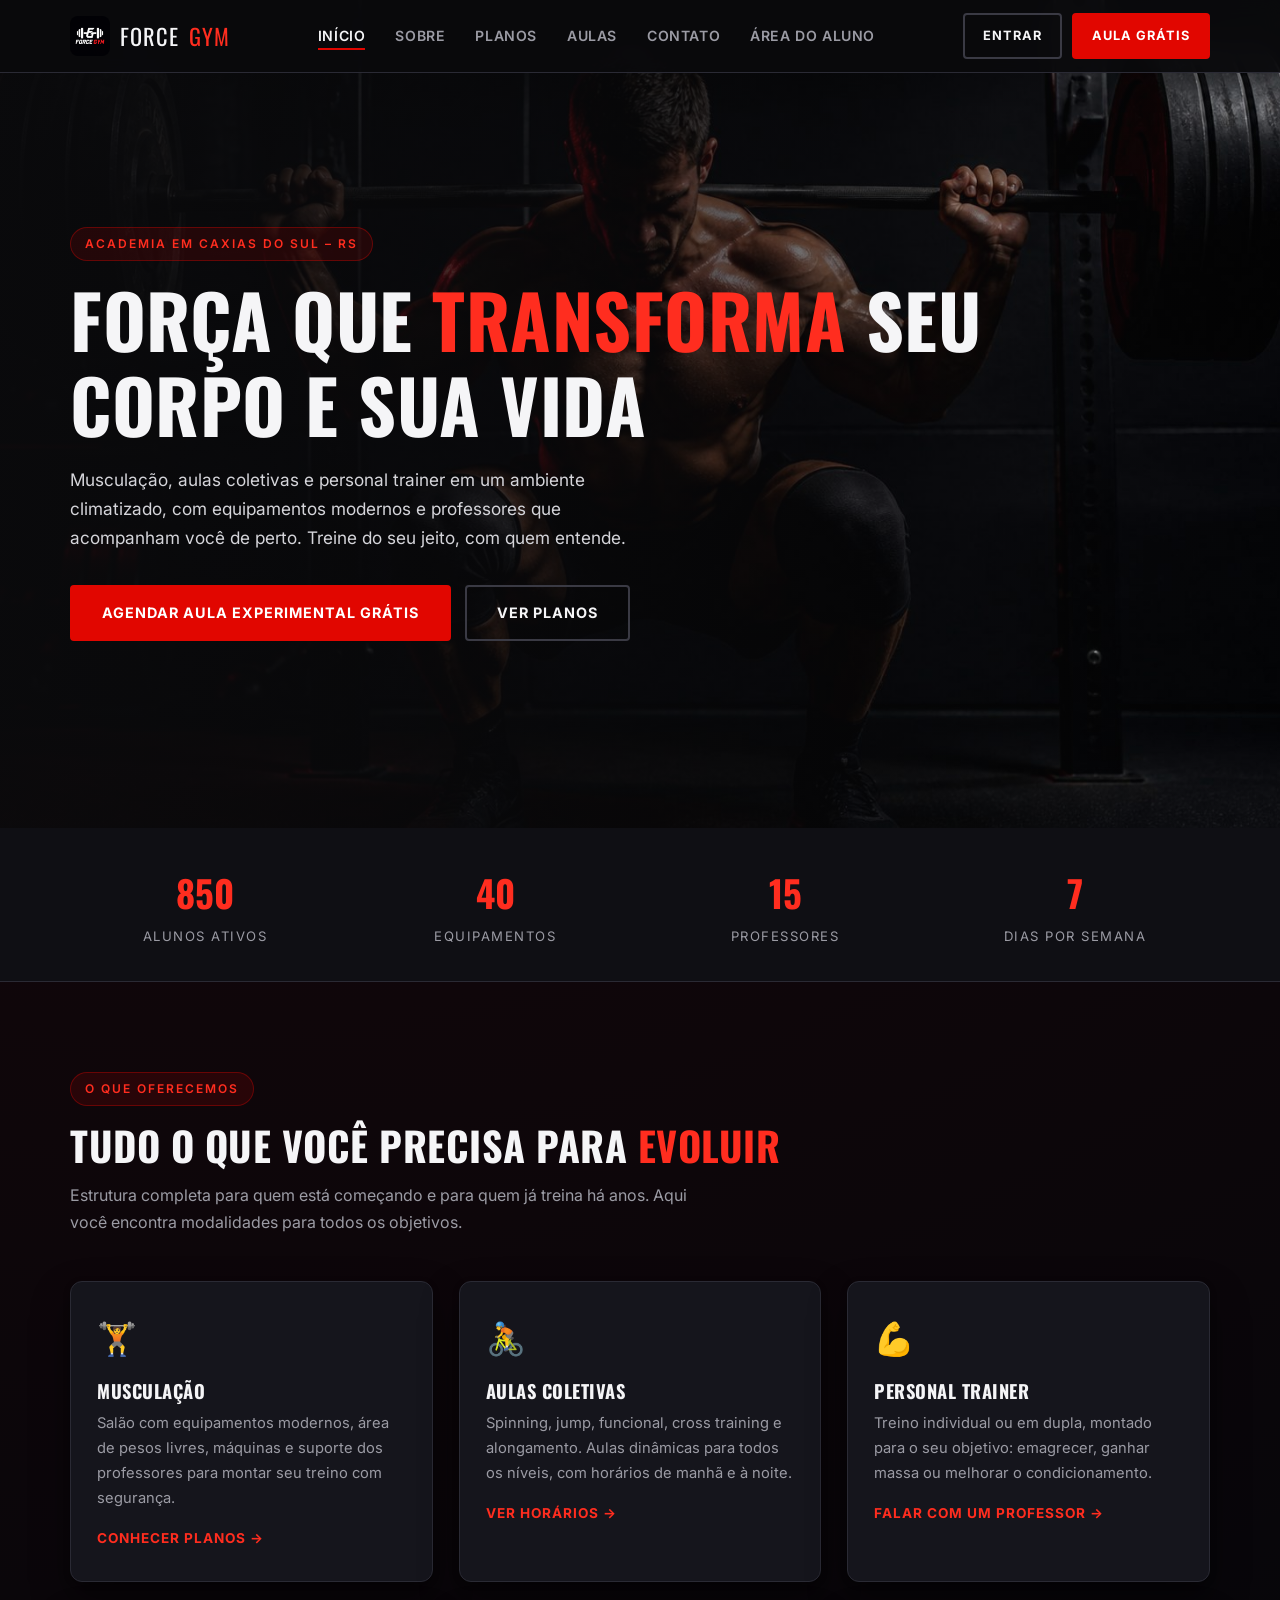
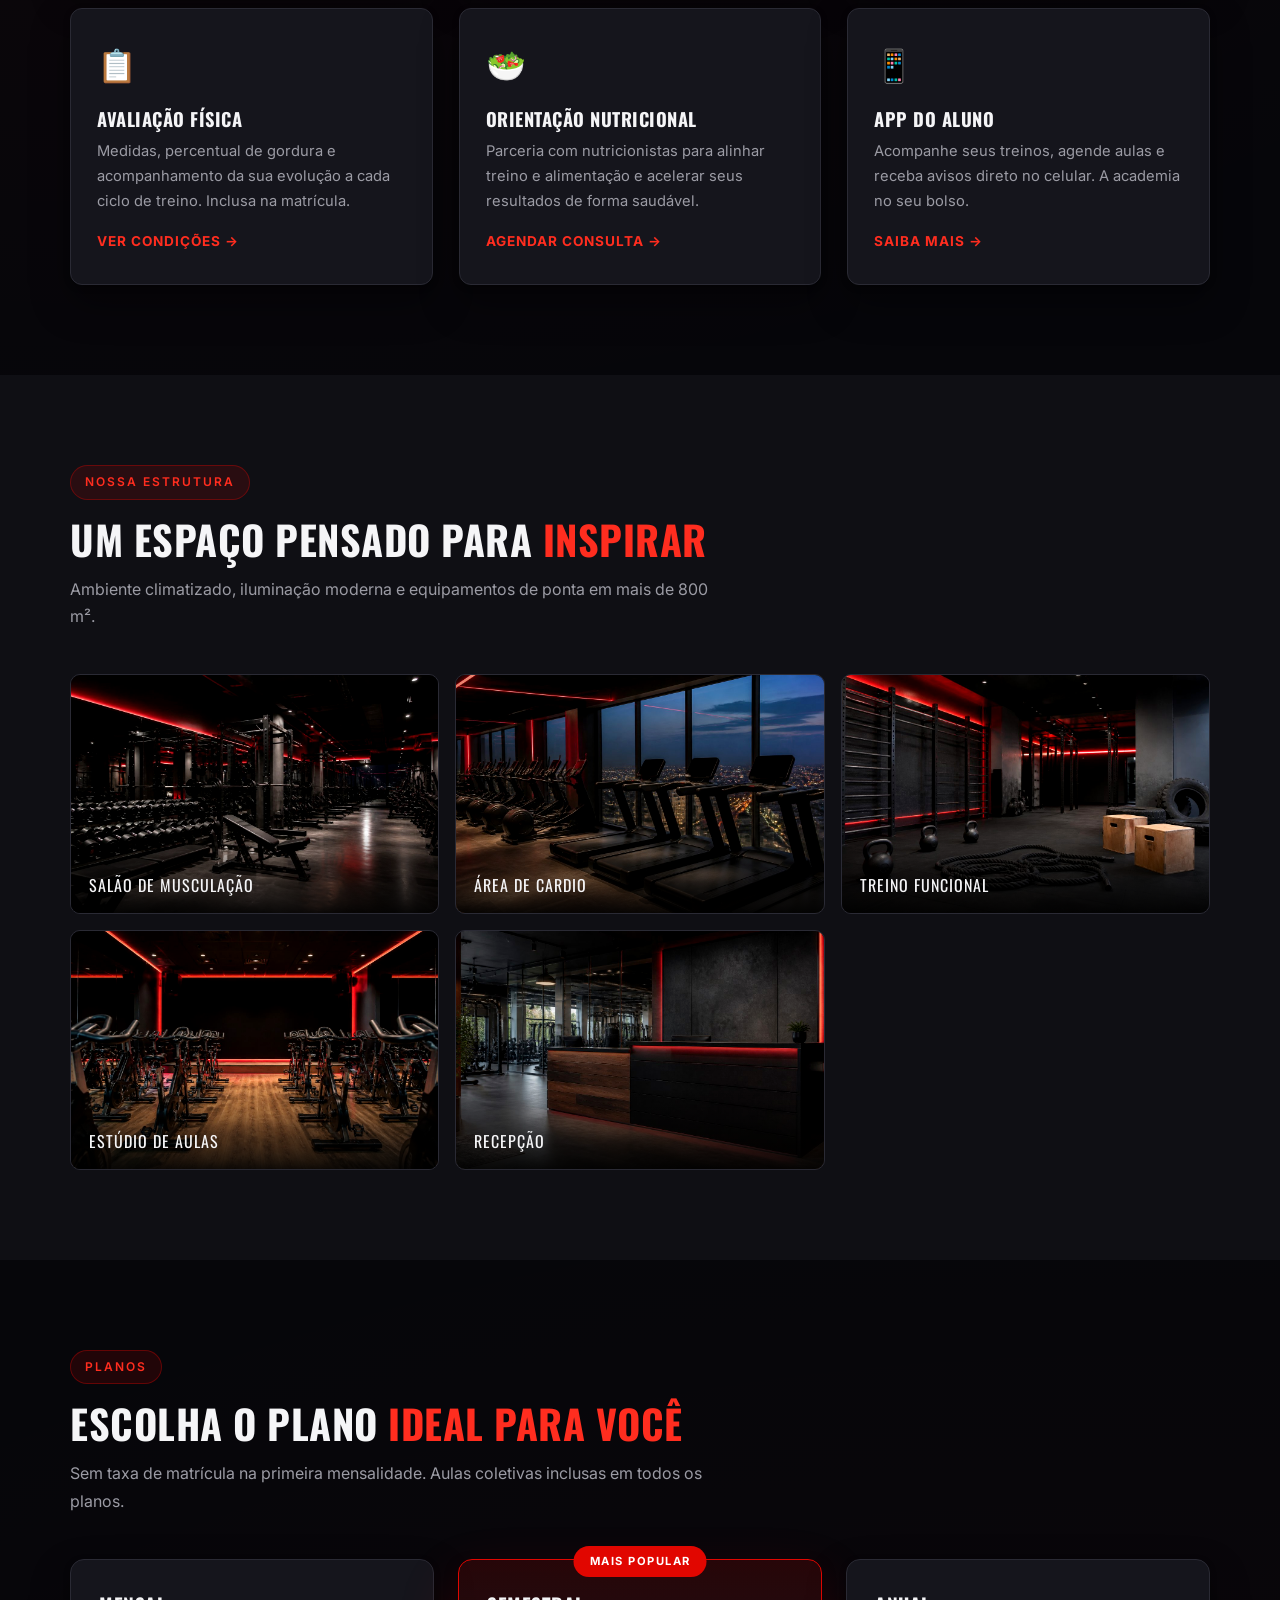
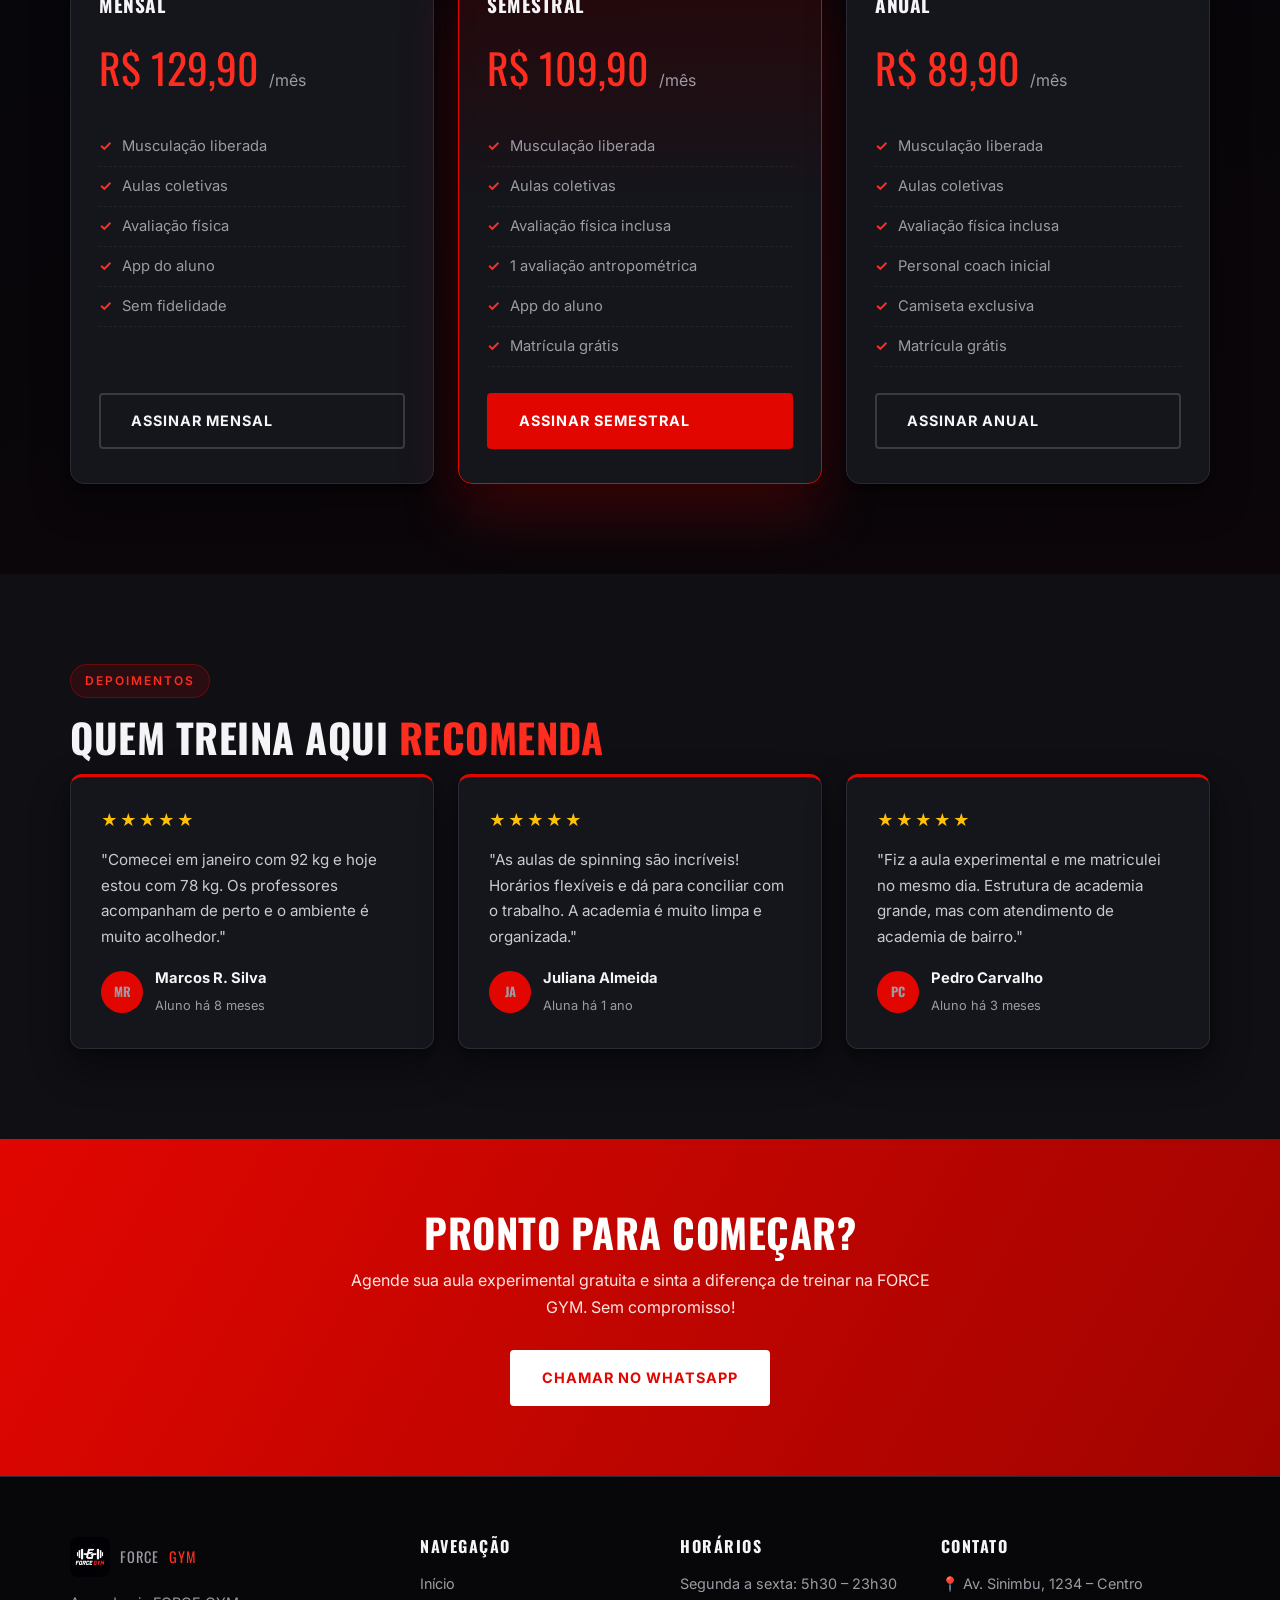
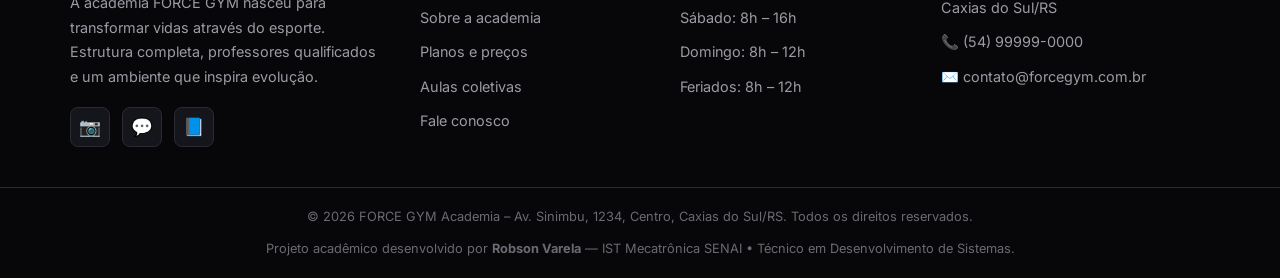
<file: index.html>
<!DOCTYPE html>
<html lang="pt-BR">
<head>
  <meta charset="UTF-8">
  <meta name="viewport" content="width=device-width, initial-scale=1.0">

  <!-- ===== SEO: title + meta description + palavras-chave ===== -->
  <title>Academia FORCE GYM em Caxias do Sul – Musculação, Aulas Coletivas e Personal Trainer</title>
  <meta name="description" content="Academia FORCE GYM em Caxias do Sul/RS: musculação, aulas coletivas, treino personalizado e avaliação física. Ambiente climatizado, equipamentos modernos e horário estendido. Agende sua aula experimental grátis!">
  <meta name="keywords" content="academia em caxias do sul, musculação caxias do sul, academia perto de mim, aula experimental academia, personal trainer caxias do sul, aulas coletivas, spinning, jump, funcional, cross training">
  <meta name="author" content="FORCE GYM">
  <meta name="robots" content="index, follow">
  <link rel="canonical" href="https://www.forcegym.com.br/">

  <!-- Open Graph (compartilhamento em redes sociais) -->
  <meta property="og:type" content="website">
  <meta property="og:title" content="Academia FORCE GYM em Caxias do Sul – Treine com quem entende">
  <meta property="og:description" content="Musculação, aulas coletivas e personal trainer em Caxias do Sul. Ambiente climatizado e equipamentos modernos. Agende sua aula experimental grátis!">
  <meta property="og:url" content="https://www.forcegym.com.br/">
  <meta property="og:image" content="https://www.forcegym.com.br/assets/img/hero.jpg">
  <meta property="og:locale" content="pt_BR">

  <!-- Favicon -->
  <link rel="icon" type="image/png" href="assets/img/logo.png">

  <!-- Fontes -->
  <link rel="preconnect" href="https://fonts.googleapis.com">
  <link rel="stylesheet" href="https://fonts.googleapis.com/css2?family=Inter:wght@400;600;700&family=Oswald:wght@500;700&display=swap">

  <!-- CSS -->
  <link rel="stylesheet" href="assets/css/style.css">

  <!-- Dados estruturados (SEO local – JSON-LD) -->
  <script type="application/ld+json">
  {
    "@context": "https://schema.org",
    "@type": "HealthClub",
    "name": "FORCE GYM Academia",
    "image": "https://www.forcegym.com.br/assets/img/hero.jpg",
    "description": "Academia de musculação, aulas coletivas e treino personalizado em Caxias do Sul/RS.",
    "telephone": "+55-54-99999-0000",
    "email": "contato@forcegym.com.br",
    "address": {
      "@type": "PostalAddress",
      "streetAddress": "Av. Sinimbu, 1234 – Centro",
      "addressLocality": "Caxias do Sul",
      "addressRegion": "RS",
      "postalCode": "95020-000",
      "addressCountry": "BR"
    },
    "openingHours": "Mo-Fr 05:30-23:30, Sa 08:00-16:00, Su 08:00-12:00",
    "priceRange": "R$"
  }
  </script>
</head>
<body>

  <!-- ===== NAVEGAÇÃO ===== -->
  <nav class="nav">
    <div class="container">
      <a href="index.html" class="logo" aria-label="FORCE GYM – Página inicial">
        <img src="assets/img/logo.png" alt="Logotipo da academia FORCE GYM">
        FORCE<span>GYM</span>
      </a>
      <ul class="menu" id="menu">
        <li><a href="index.html" class="active">Início</a></li>
        <li><a href="sobre.html">Sobre</a></li>
        <li><a href="planos.html">Planos</a></li>
        <li><a href="aulas.html">Aulas</a></li>
        <li><a href="contato.html">Contato</a></li>
        <li><a href="login.html">Área do Aluno</a></li>
      </ul>
      <div class="nav-actions">
        <a href="login.html" class="btn btn-outline nav-login">Entrar</a>
        <a href="https://wa.me/5554999990000?text=Ol%C3%A1!%20Quero%20agendar%20minha%20aula%20experimental%20gr%C3%A1tis%20na%20FORCE%20GYM" target="_blank" rel="noopener" class="btn nav-cta">Aula Grátis</a>
      </div>
      <button class="menu-toggle" id="menuToggle" aria-label="Abrir menu">☰</button>
    </div>
  </nav>

  <!-- ===== HERO ===== -->
  <header class="hero">
    <div class="container">
      <span class="tag">Academia em Caxias do Sul – RS</span>
      <h1>Força que <span class="destaque">transforma</span> seu corpo e sua vida</h1>
      <p>Musculação, aulas coletivas e personal trainer em um ambiente climatizado, com equipamentos modernos e professores que acompanham você de perto. Treine do seu jeito, com quem entende.</p>
      <div class="hero-actions">
        <a href="https://wa.me/5554999990000?text=Ol%C3%A1!%20Quero%20agendar%20minha%20aula%20experimental%20gr%C3%A1tis%20na%20FORCE%20GYM" target="_blank" rel="noopener" class="btn">Agendar aula experimental grátis</a>
        <a href="planos.html" class="btn btn-outline">Ver planos</a>
      </div>
    </div>
  </header>

  <!-- ===== NÚMEROS ===== -->
  <section class="stats-bar" aria-label="Números da academia">
    <div class="container stats">
      <div class="stat"><div class="num" data-alvo="850">0</div><div class="label">Alunos ativos</div></div>
      <div class="stat"><div class="num" data-alvo="40">0</div><div class="label">Equipamentos</div></div>
      <div class="stat"><div class="num" data-alvo="15">0</div><div class="label">Professores</div></div>
      <div class="stat"><div class="num" data-alvo="7">0</div><div class="label">Dias por semana</div></div>
    </div>
  </section>

  <!-- ===== SERVIÇOS ===== -->
  <section class="section" id="servicos">
    <div class="container">
      <span class="tag reveal">O que oferecemos</span>
      <h2 class="reveal">Tudo o que você precisa para <span class="destaque">evoluir</span></h2>
      <p class="subtitle reveal">Estrutura completa para quem está começando e para quem já treina há anos. Aqui você encontra modalidades para todos os objetivos.</p>
      <div class="grid-servicos">
        <article class="card-servico reveal">
          <span class="icone">🏋️</span>
          <h3>Musculação</h3>
          <p>Salão com equipamentos modernos, área de pesos livres, máquinas e suporte dos professores para montar seu treino com segurança.</p>
          <a href="planos.html" class="link">Conhecer planos →</a>
        </article>
        <article class="card-servico reveal">
          <span class="icone">🚴</span>
          <h3>Aulas coletivas</h3>
          <p>Spinning, jump, funcional, cross training e alongamento. Aulas dinâmicas para todos os níveis, com horários de manhã e à noite.</p>
          <a href="aulas.html" class="link">Ver horários →</a>
        </article>
        <article class="card-servico reveal">
          <span class="icone">💪</span>
          <h3>Personal trainer</h3>
          <p>Treino individual ou em dupla, montado para o seu objetivo: emagrecer, ganhar massa ou melhorar o condicionamento.</p>
          <a href="contato.html" class="link">Falar com um professor →</a>
        </article>
        <article class="card-servico reveal">
          <span class="icone">📋</span>
          <h3>Avaliação física</h3>
          <p>Medidas, percentual de gordura e acompanhamento da sua evolução a cada ciclo de treino. Inclusa na matrícula.</p>
          <a href="planos.html" class="link">Ver condições →</a>
        </article>
        <article class="card-servico reveal">
          <span class="icone">🥗</span>
          <h3>Orientação nutricional</h3>
          <p>Parceria com nutricionistas para alinhar treino e alimentação e acelerar seus resultados de forma saudável.</p>
          <a href="contato.html" class="link">Agendar consulta →</a>
        </article>
        <article class="card-servico reveal">
          <span class="icone">📱</span>
          <h3>App do aluno</h3>
          <p>Acompanhe seus treinos, agende aulas e receba avisos direto no celular. A academia no seu bolso.</p>
          <a href="sobre.html" class="link">Saiba mais →</a>
        </article>
      </div>
    </div>
  </section>

  <!-- ===== ESTRUTURA ===== -->
  <section class="section section-alt" id="estrutura">
    <div class="container">
      <span class="tag reveal">Nossa estrutura</span>
      <h2 class="reveal">Um espaço pensado para <span class="destaque">inspirar</span></h2>
      <p class="subtitle reveal">Ambiente climatizado, iluminação moderna e equipamentos de ponta em mais de 800 m².</p>
      <div class="grid-estrutura">
        <figure class="item-estrutura reveal">
          <img src="assets/img/musculacao.jpg" alt="Salão de musculação da academia FORCE GYM com halteres e equipamentos modernos em Caxias do Sul">
          <figcaption class="legenda">Salão de musculação</figcaption>
        </figure>
        <figure class="item-estrutura reveal">
          <img src="assets/img/cardio.jpg" alt="Área de cardio com esteiras e bicicletas ergométricas da academia FORCE GYM">
          <figcaption class="legenda">Área de cardio</figcaption>
        </figure>
        <figure class="item-estrutura reveal">
          <img src="assets/img/funcional.jpg" alt="Área de treino funcional com cordas, kettlebell e caixas na academia FORCE GYM">
          <figcaption class="legenda">Treino funcional</figcaption>
        </figure>
        <figure class="item-estrutura reveal">
          <img src="assets/img/aulas.jpg" alt="Estúdio de aulas coletivas com bicicletas de spinning na academia FORCE GYM">
          <figcaption class="legenda">Estúdio de aulas</figcaption>
        </figure>
        <figure class="item-estrutura reveal">
          <img src="assets/img/recepcao.jpg" alt="Recepção moderna da academia FORCE GYM com balcão de atendimento">
          <figcaption class="legenda">Recepção</figcaption>
        </figure>
      </div>
    </div>
  </section>

  <!-- ===== PLANOS (RESUMO) ===== -->
  <section class="section" id="planos">
    <div class="container">
      <span class="tag reveal">Planos</span>
      <h2 class="reveal">Escolha o plano <span class="destaque">ideal para você</span></h2>
      <p class="subtitle reveal">Sem taxa de matrícula na primeira mensalidade. Aulas coletivas inclusas em todos os planos.</p>
      <div class="grid-planos">
        <article class="card-plano reveal">
          <h3>Mensal</h3>
          <div class="preco">R$ 129,90 <small>/mês</small></div>
          <ul>
            <li>Musculação liberada</li>
            <li>Aulas coletivas</li>
            <li>Avaliação física</li>
            <li>App do aluno</li>
            <li>Sem fidelidade</li>
          </ul>
          <a href="https://wa.me/5554999990000?text=Ol%C3%A1!%20Quero%20o%20plano%20MENSAL%20da%20FORCE%20GYM" target="_blank" rel="noopener" class="btn btn-outline">Assinar mensal</a>
        </article>
        <article class="card-plano destaque-plano reveal">
          <span class="selo">Mais popular</span>
          <h3>Semestral</h3>
          <div class="preco">R$ 109,90 <small>/mês</small></div>
          <ul>
            <li>Musculação liberada</li>
            <li>Aulas coletivas</li>
            <li>Avaliação física inclusa</li>
            <li>1 avaliação antropométrica</li>
            <li>App do aluno</li>
            <li>Matrícula grátis</li>
          </ul>
          <a href="https://wa.me/5554999990000?text=Ol%C3%A1!%20Quero%20o%20plano%20SEMESTRAL%20da%20FORCE%20GYM" target="_blank" rel="noopener" class="btn">Assinar semestral</a>
        </article>
        <article class="card-plano reveal">
          <h3>Anual</h3>
          <div class="preco">R$ 89,90 <small>/mês</small></div>
          <ul>
            <li>Musculação liberada</li>
            <li>Aulas coletivas</li>
            <li>Avaliação física inclusa</li>
            <li>Personal coach inicial</li>
            <li>Camiseta exclusiva</li>
            <li>Matrícula grátis</li>
          </ul>
          <a href="https://wa.me/5554999990000?text=Ol%C3%A1!%20Quero%20o%20plano%20ANUAL%20da%20FORCE%20GYM" target="_blank" rel="noopener" class="btn btn-outline">Assinar anual</a>
        </article>
      </div>
    </div>
  </section>

  <!-- ===== DEPOIMENTOS ===== -->
  <section class="section section-alt" id="depoimentos">
    <div class="container">
      <span class="tag reveal">Depoimentos</span>
      <h2 class="reveal">Quem treina aqui <span class="destaque">recomenda</span></h2>
      <div class="grid-depoimentos">
        <article class="card-depoimento reveal">
          <div class="estrelas">★★★★★</div>
          <p>"Comecei em janeiro com 92 kg e hoje estou com 78 kg. Os professores acompanham de perto e o ambiente é muito acolhedor."</p>
          <div class="autor"><span class="avatar">MR</span><div><strong>Marcos R. Silva</strong><span>Aluno há 8 meses</span></div></div>
        </article>
        <article class="card-depoimento reveal">
          <div class="estrelas">★★★★★</div>
          <p>"As aulas de spinning são incríveis! Horários flexíveis e dá para conciliar com o trabalho. A academia é muito limpa e organizada."</p>
          <div class="autor"><span class="avatar">JA</span><div><strong>Juliana Almeida</strong><span>Aluna há 1 ano</span></div></div>
        </article>
        <article class="card-depoimento reveal">
          <div class="estrelas">★★★★★</div>
          <p>"Fiz a aula experimental e me matriculei no mesmo dia. Estrutura de academia grande, mas com atendimento de academia de bairro."</p>
          <div class="autor"><span class="avatar">PC</span><div><strong>Pedro Carvalho</strong><span>Aluno há 3 meses</span></div></div>
        </article>
      </div>
    </div>
  </section>

  <!-- ===== CTA ===== -->
  <section class="cta">
    <div class="container">
      <h2>Pronto para começar?</h2>
      <p>Agende sua aula experimental gratuita e sinta a diferença de treinar na FORCE GYM. Sem compromisso!</p>
      <a href="https://wa.me/5554999990000?text=Ol%C3%A1!%20Quero%20agendar%20minha%20aula%20experimental%20gr%C3%A1tis%20na%20FORCE%20GYM" target="_blank" rel="noopener" class="btn">Chamar no WhatsApp</a>
    </div>
  </section>

  <!-- ===== RODAPÉ ===== -->
  <footer class="footer">
    <div class="container">
      <div class="footer-grid">
        <div>
          <a href="index.html" class="logo" style="margin-bottom:14px; display:inline-flex"><img src="assets/img/logo.png" alt="Logotipo da academia FORCE GYM"> FORCE<span>GYM</span></a>
          <p>A academia FORCE GYM nasceu para transformar vidas através do esporte. Estrutura completa, professores qualificados e um ambiente que inspira evolução.</p>
          <div class="social">
            <a href="https://instagram.com/forcegym" target="_blank" rel="noopener" aria-label="Instagram da FORCE GYM">📷</a>
            <a href="https://wa.me/5554999990000" target="_blank" rel="noopener" aria-label="WhatsApp da FORCE GYM">💬</a>
            <a href="https://facebook.com/forcegym" target="_blank" rel="noopener" aria-label="Facebook da FORCE GYM">📘</a>
          </div>
        </div>
        <div>
          <h4>Navegação</h4>
          <ul>
            <li><a href="index.html">Início</a></li>
            <li><a href="sobre.html">Sobre a academia</a></li>
            <li><a href="planos.html">Planos e preços</a></li>
            <li><a href="aulas.html">Aulas coletivas</a></li>
            <li><a href="contato.html">Fale conosco</a></li>
          </ul>
        </div>
        <div>
          <h4>Horários</h4>
          <ul>
            <li>Segunda a sexta: 5h30 – 23h30</li>
            <li>Sábado: 8h – 16h</li>
            <li>Domingo: 8h – 12h</li>
            <li>Feriados: 8h – 12h</li>
          </ul>
        </div>
        <div>
          <h4>Contato</h4>
          <ul>
            <li>📍 Av. Sinimbu, 1234 – Centro<br>Caxias do Sul/RS</li>
            <li>📞 (54) 99999-0000</li>
            <li>✉️ contato@forcegym.com.br</li>
          </ul>
        </div>
      </div>
    </div>
    <div class="footer-bottom">
      <div class="container">
        <p>© <span id="ano"></span> FORCE GYM Academia – Av. Sinimbu, 1234, Centro, Caxias do Sul/RS. Todos os direitos reservados.</p>
        <p class="creditos-academicos">Projeto acadêmico desenvolvido por <strong>Robson Varela</strong> — IST Mecatrônica SENAI • Técnico em Desenvolvimento de Sistemas.</p>
      </div>
    </div>
  </footer>

  <button id="btnTopo" aria-label="Voltar ao topo">↑</button>

  <script src="assets/js/main.js"></script>
</body>
</html>
</file>
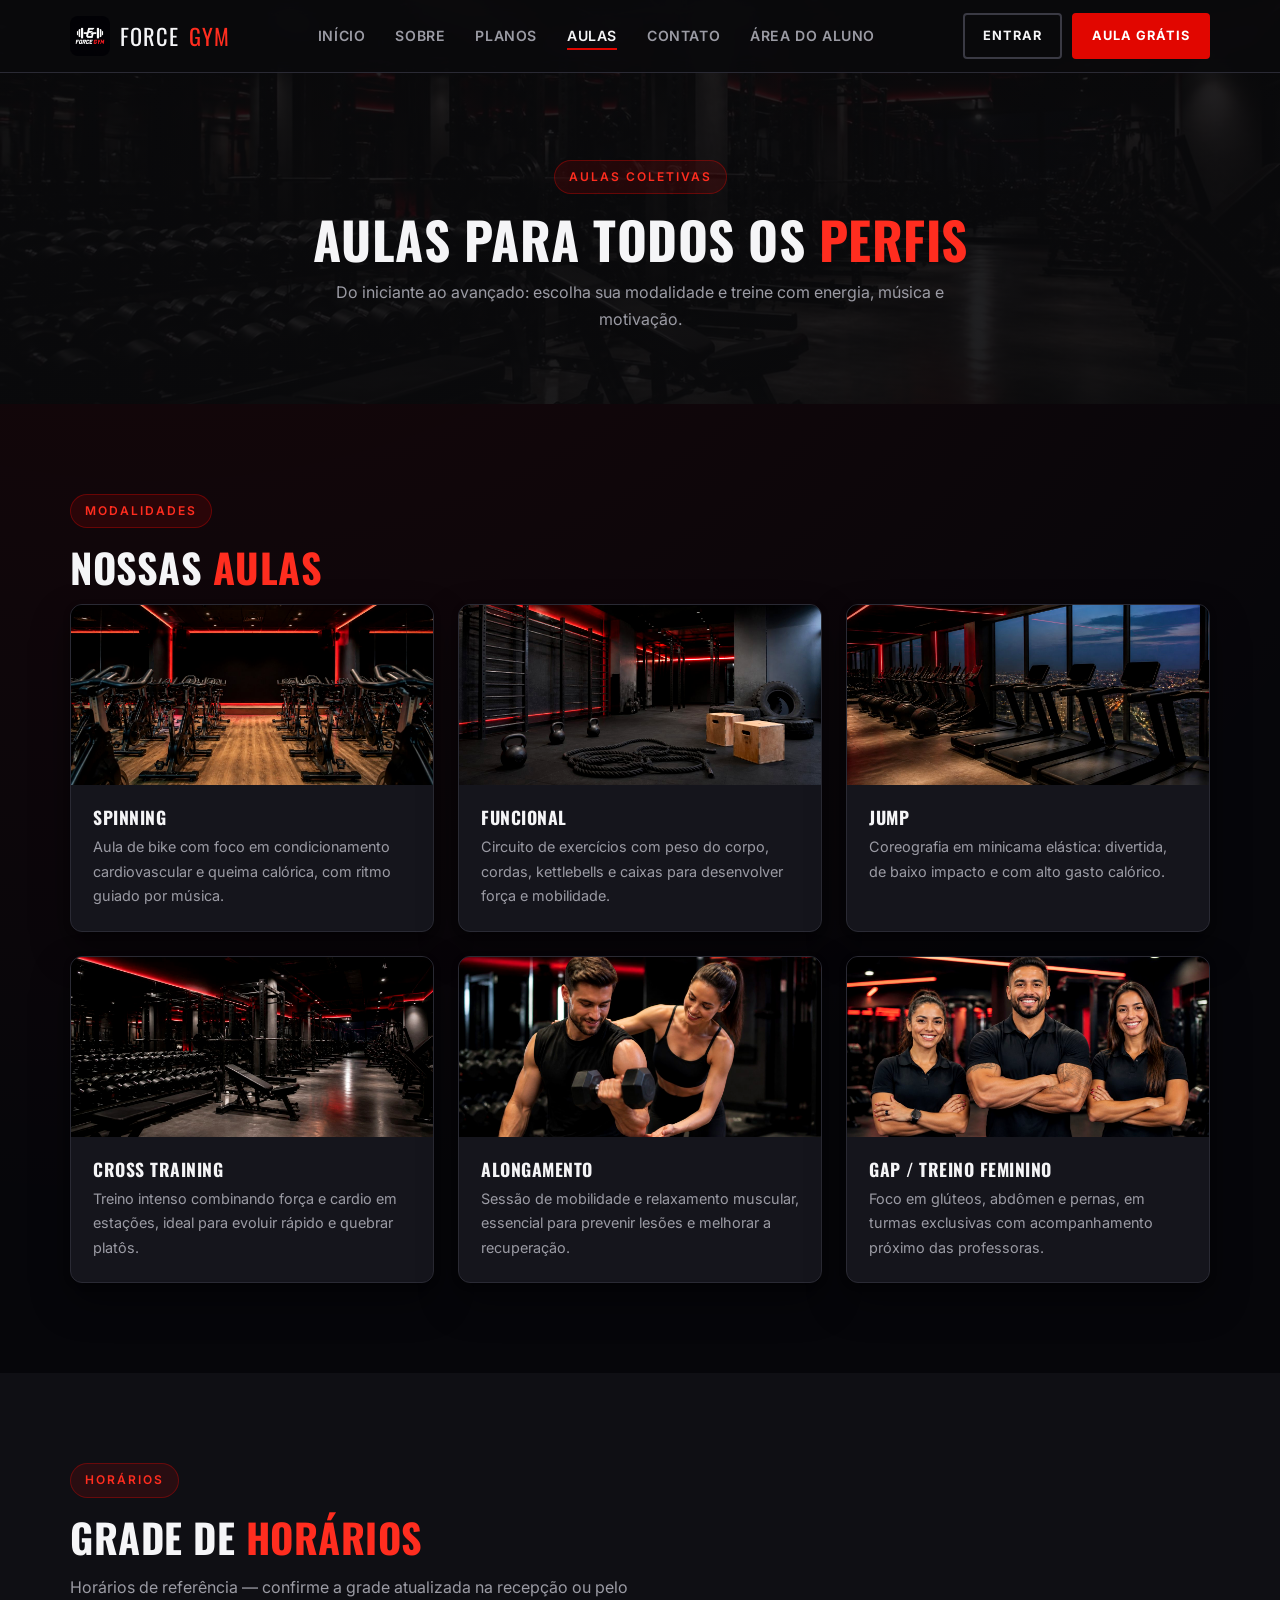
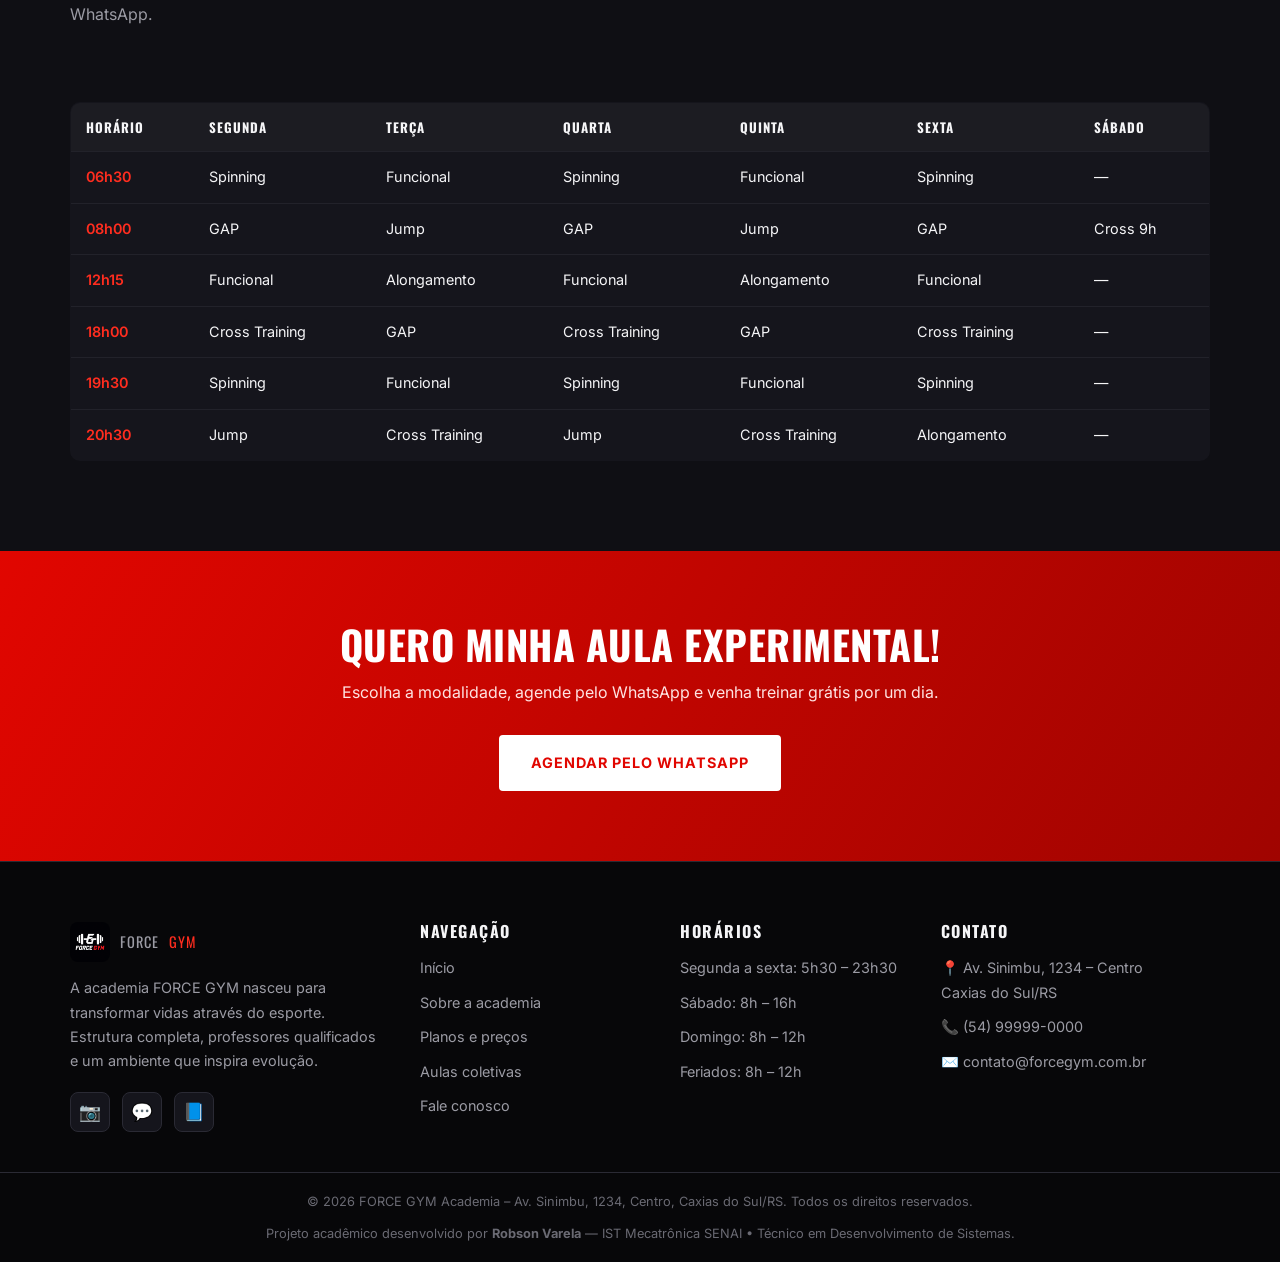
<file: aulas.html>
<!DOCTYPE html>
<html lang="pt-BR">
<head>
  <meta charset="UTF-8">
  <meta name="viewport" content="width=device-width, initial-scale=1.0">

  <title>Aulas Coletivas na Academia FORCE GYM – Spinning, Jump, Funcional e Mais | Caxias do Sul</title>
  <meta name="description" content="Aulas coletivas na FORCE GYM em Caxias do Sul: spinning, jump, funcional, cross training, alongamento e muito mais. Veja horários e agende sua aula experimental grátis!">
  <meta name="keywords" content="aulas coletivas caxias do sul, spinning caxias do sul, jump aula, funcional, cross training, alongamento academia, horários academia">
  <meta name="robots" content="index, follow">
  <link rel="canonical" href="https://www.forcegym.com.br/aulas">

  <meta property="og:type" content="website">
  <meta property="og:title" content="Aulas Coletivas – FORCE GYM Caxias do Sul">
  <meta property="og:description" content="Spinning, jump, funcional, cross training e alongamento com horários para todos. Aula experimental grátis!">
  <meta property="og:url" content="https://www.forcegym.com.br/aulas">
  <meta property="og:image" content="https://www.forcegym.com.br/assets/img/aulas.jpg">
  <meta property="og:locale" content="pt_BR">

  <link rel="icon" type="image/png" href="assets/img/logo.png">
  <link rel="preconnect" href="https://fonts.googleapis.com">
  <link rel="stylesheet" href="https://fonts.googleapis.com/css2?family=Inter:wght@400;600;700&family=Oswald:wght@500;700&display=swap">
  <link rel="stylesheet" href="assets/css/style.css">
</head>
<body>

  <nav class="nav">
    <div class="container">
      <a href="index.html" class="logo" aria-label="FORCE GYM – Página inicial">
        <img src="assets/img/logo.png" alt="Logotipo da academia FORCE GYM">
        FORCE<span>GYM</span>
      </a>
      <ul class="menu" id="menu">
        <li><a href="index.html">Início</a></li>
        <li><a href="sobre.html">Sobre</a></li>
        <li><a href="planos.html">Planos</a></li>
        <li><a href="aulas.html" class="active">Aulas</a></li>
        <li><a href="contato.html">Contato</a></li>
        <li><a href="login.html">Área do Aluno</a></li>
      </ul>
      <div class="nav-actions">
        <a href="login.html" class="btn btn-outline nav-login">Entrar</a>
        <a href="https://wa.me/5554999990000?text=Ol%C3%A1!%20Quero%20agendar%20minha%20aula%20experimental%20gr%C3%A1tis%20na%20FORCE%20GYM" target="_blank" rel="noopener" class="btn nav-cta">Aula Grátis</a>
      </div>
      <button class="menu-toggle" id="menuToggle" aria-label="Abrir menu">☰</button>
    </div>
  </nav>

  <header class="page-header">
    <div class="container">
      <span class="tag">Aulas coletivas</span>
      <h1>Aulas para todos os <span style="color:var(--red-2)">perfis</span></h1>
      <p>Do iniciante ao avançado: escolha sua modalidade e treine com energia, música e motivação.</p>
    </div>
  </header>

  <!-- Modalidades -->
  <section class="section">
    <div class="container">
      <span class="tag reveal">Modalidades</span>
      <h2 class="reveal">Nossas <span class="destaque">aulas</span></h2>
      <div class="grid-aulas">
        <article class="card-aula reveal">
          <img src="assets/img/aulas.jpg" alt="Aula de spinning na academia FORCE GYM em Caxias do Sul com bicicletas em estúdio climatizado">
          <div class="body">
            <h3>Spinning</h3>
            <p>Aula de bike com foco em condicionamento cardiovascular e queima calórica, com ritmo guiado por música.</p>
          </div>
        </article>
        <article class="card-aula reveal">
          <img src="assets/img/funcional.jpg" alt="Treino funcional com cordas e kettlebell na academia FORCE GYM">
          <div class="body">
            <h3>Funcional</h3>
            <p>Circuito de exercícios com peso do corpo, cordas, kettlebells e caixas para desenvolver força e mobilidade.</p>
          </div>
        </article>
        <article class="card-aula reveal">
          <img src="assets/img/cardio.jpg" alt="Aula de jump e cardio na academia FORCE GYM com esteiras e equipamentos">
          <div class="body">
            <h3>Jump</h3>
            <p>Coreografia em minicama elástica: divertida, de baixo impacto e com alto gasto calórico.</p>
          </div>
        </article>
        <article class="card-aula reveal">
          <img src="assets/img/musculacao.jpg" alt="Aula de cross training na academia FORCE GYM com halteres e barras">
          <div class="body">
            <h3>Cross Training</h3>
            <p>Treino intenso combinando força e cardio em estações, ideal para evoluir rápido e quebrar platôs.</p>
          </div>
        </article>
        <article class="card-aula reveal">
          <img src="assets/img/personal.jpg" alt="Alongamento e mobilidade com orientação de professor na academia FORCE GYM">
          <div class="body">
            <h3>Alongamento</h3>
            <p>Sessão de mobilidade e relaxamento muscular, essencial para prevenir lesões e melhorar a recuperação.</p>
          </div>
        </article>
        <article class="card-aula reveal">
          <img src="assets/img/equipe.jpg" alt="Aulas em dupla e treino orientado com professores na academia FORCE GYM">
          <div class="body">
            <h3>GAP / Treino Feminino</h3>
            <p>Foco em glúteos, abdômen e pernas, em turmas exclusivas com acompanhamento próximo das professoras.</p>
          </div>
        </article>
      </div>
    </div>
  </section>

  <!-- Horários -->
  <section class="section section-alt">
    <div class="container">
      <span class="tag reveal">Horários</span>
      <h2 class="reveal">Grade de <span class="destaque">horários</span></h2>
      <p class="subtitle reveal">Horários de referência — confirme a grade atualizada na recepção ou pelo WhatsApp.</p>
      <div class="reveal" style="overflow-x:auto;">
        <table class="tabela-aulas">
          <thead>
            <tr><th>Horário</th><th>Segunda</th><th>Terça</th><th>Quarta</th><th>Quinta</th><th>Sexta</th><th>Sábado</th></tr>
          </thead>
          <tbody>
            <tr><td>06h30</td><td>Spinning</td><td>Funcional</td><td>Spinning</td><td>Funcional</td><td>Spinning</td><td>—</td></tr>
            <tr><td>08h00</td><td>GAP</td><td>Jump</td><td>GAP</td><td>Jump</td><td>GAP</td><td>Cross 9h</td></tr>
            <tr><td>12h15</td><td>Funcional</td><td>Alongamento</td><td>Funcional</td><td>Alongamento</td><td>Funcional</td><td>—</td></tr>
            <tr><td>18h00</td><td>Cross Training</td><td>GAP</td><td>Cross Training</td><td>GAP</td><td>Cross Training</td><td>—</td></tr>
            <tr><td>19h30</td><td>Spinning</td><td>Funcional</td><td>Spinning</td><td>Funcional</td><td>Spinning</td><td>—</td></tr>
            <tr><td>20h30</td><td>Jump</td><td>Cross Training</td><td>Jump</td><td>Cross Training</td><td>Alongamento</td><td>—</td></tr>
          </tbody>
        </table>
      </div>
    </div>
  </section>

  <section class="cta">
    <div class="container">
      <h2>Quero minha aula experimental!</h2>
      <p>Escolha a modalidade, agende pelo WhatsApp e venha treinar grátis por um dia.</p>
      <a href="https://wa.me/5554999990000?text=Ol%C3%A1!%20Quero%20agendar%20uma%20aula%20experimental%20de%20aula%20coletiva%20na%20FORCE%20GYM" target="_blank" rel="noopener" class="btn">Agendar pelo WhatsApp</a>
    </div>
  </section>

  <footer class="footer">
    <div class="container">
      <div class="footer-grid">
        <div>
          <a href="index.html" class="logo" style="margin-bottom:14px; display:inline-flex"><img src="assets/img/logo.png" alt="Logotipo da academia FORCE GYM"> FORCE<span>GYM</span></a>
          <p>A academia FORCE GYM nasceu para transformar vidas através do esporte. Estrutura completa, professores qualificados e um ambiente que inspira evolução.</p>
          <div class="social">
            <a href="https://instagram.com/forcegym" target="_blank" rel="noopener" aria-label="Instagram da FORCE GYM">📷</a>
            <a href="https://wa.me/5554999990000" target="_blank" rel="noopener" aria-label="WhatsApp da FORCE GYM">💬</a>
            <a href="https://facebook.com/forcegym" target="_blank" rel="noopener" aria-label="Facebook da FORCE GYM">📘</a>
          </div>
        </div>
        <div>
          <h4>Navegação</h4>
          <ul>
            <li><a href="index.html">Início</a></li>
            <li><a href="sobre.html">Sobre a academia</a></li>
            <li><a href="planos.html">Planos e preços</a></li>
            <li><a href="aulas.html">Aulas coletivas</a></li>
            <li><a href="contato.html">Fale conosco</a></li>
          </ul>
        </div>
        <div>
          <h4>Horários</h4>
          <ul>
            <li>Segunda a sexta: 5h30 – 23h30</li>
            <li>Sábado: 8h – 16h</li>
            <li>Domingo: 8h – 12h</li>
            <li>Feriados: 8h – 12h</li>
          </ul>
        </div>
        <div>
          <h4>Contato</h4>
          <ul>
            <li>📍 Av. Sinimbu, 1234 – Centro<br>Caxias do Sul/RS</li>
            <li>📞 (54) 99999-0000</li>
            <li>✉️ contato@forcegym.com.br</li>
          </ul>
        </div>
      </div>
    </div>
    <div class="footer-bottom">
      <div class="container">
        <p>© <span id="ano"></span> FORCE GYM Academia – Av. Sinimbu, 1234, Centro, Caxias do Sul/RS. Todos os direitos reservados.</p>
        <p class="creditos-academicos">Projeto acadêmico desenvolvido por <strong>Robson Varela</strong> — IST Mecatrônica SENAI • Técnico em Desenvolvimento de Sistemas.</p>
      </div>
    </div>
  </footer>

  <button id="btnTopo" aria-label="Voltar ao topo">↑</button>

  <script src="assets/js/main.js"></script>
</body>
</html>
</file>
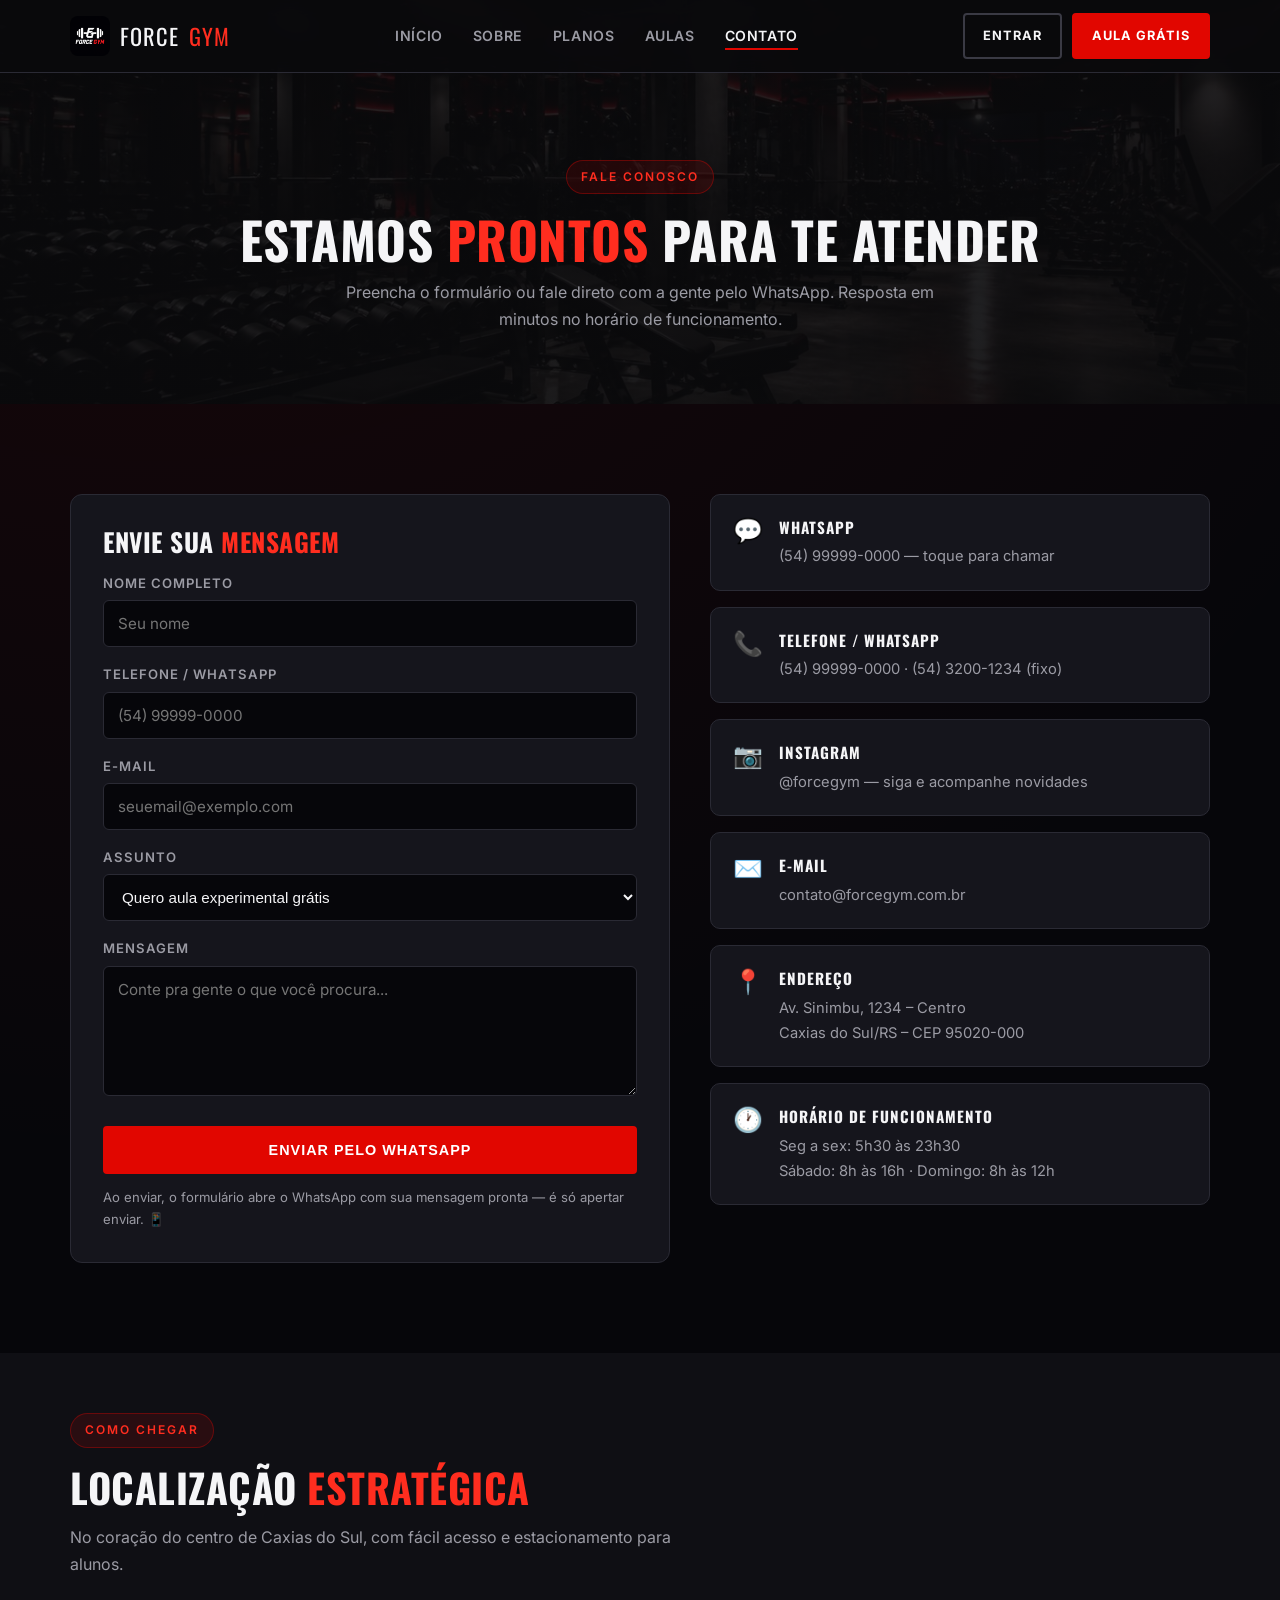
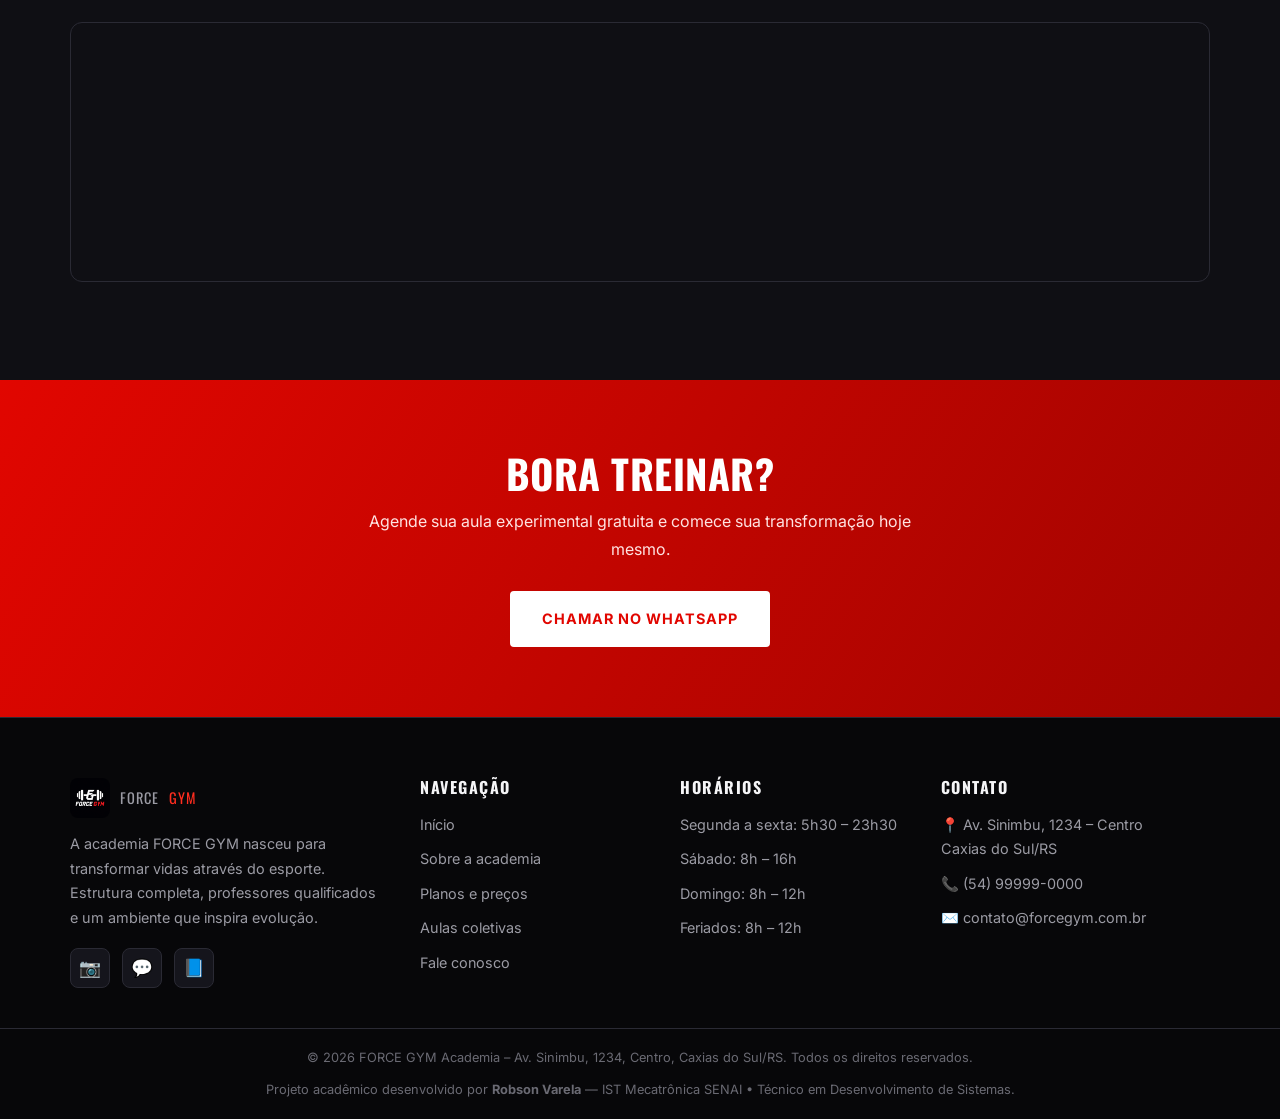
<file: contato.html>
<!DOCTYPE html>
<html lang="pt-BR">
<head>
  <meta charset="UTF-8">
  <meta name="viewport" content="width=device-width, initial-scale=1.0">

  <title>Contato – Academia FORCE GYM em Caxias do Sul | WhatsApp, Telefone e Endereço</title>
  <meta name="description" content="Fale com a FORCE GYM academia em Caxias do Sul: WhatsApp, telefone, Instagram e endereço na Av. Sinimbu, 1234 – Centro. Agende sua aula experimental grátis!">
  <meta name="keywords" content="contato academia caxias do sul, whatsapp academia, telefone academia, força gym endereço, aula experimental">
  <meta name="robots" content="index, follow">
  <link rel="canonical" href="https://www.forcegym.com.br/contato">

  <meta property="og:type" content="website">
  <meta property="og:title" content="Contato – FORCE GYM Caxias do Sul">
  <meta property="og:description" content="WhatsApp, telefone, Instagram e endereço. Agende sua aula experimental grátis!">
  <meta property="og:url" content="https://www.forcegym.com.br/contato">
  <meta property="og:image" content="https://www.forcegym.com.br/assets/img/recepcao.jpg">
  <meta property="og:locale" content="pt_BR">

  <link rel="icon" type="image/png" href="assets/img/logo.png">
  <link rel="preconnect" href="https://fonts.googleapis.com">
  <link rel="stylesheet" href="https://fonts.googleapis.com/css2?family=Inter:wght@400;600;700&family=Oswald:wght@500;700&display=swap">
  <link rel="stylesheet" href="assets/css/style.css">
</head>
<body>

  <nav class="nav">
    <div class="container">
      <a href="index.html" class="logo" aria-label="FORCE GYM – Página inicial">
        <img src="assets/img/logo.png" alt="Logotipo da academia FORCE GYM">
        FORCE<span>GYM</span>
      </a>
      <ul class="menu" id="menu">
        <li><a href="index.html">Início</a></li>
        <li><a href="sobre.html">Sobre</a></li>
        <li><a href="planos.html">Planos</a></li>
        <li><a href="aulas.html">Aulas</a></li>
        <li><a href="contato.html" class="active">Contato</a></li>
      </ul>
      <div class="nav-actions">
        <a href="login.html" class="btn btn-outline nav-login">Entrar</a>
        <a href="https://wa.me/5554999990000?text=Ol%C3%A1!%20Quero%20agendar%20minha%20aula%20experimental%20gr%C3%A1tis%20na%20FORCE%20GYM" target="_blank" rel="noopener" class="btn nav-cta">Aula Grátis</a>
      </div>
      <button class="menu-toggle" id="menuToggle" aria-label="Abrir menu">☰</button>
    </div>
  </nav>

  <header class="page-header">
    <div class="container">
      <span class="tag">Fale conosco</span>
      <h1>Estamos <span style="color:var(--red-2)">prontos</span> para te atender</h1>
      <p>Preencha o formulário ou fale direto com a gente pelo WhatsApp. Resposta em minutos no horário de funcionamento.</p>
    </div>
  </header>

  <section class="section">
    <div class="container contato-grid">
      <!-- Formulário -->
      <div class="form reveal">
        <h2 style="font-size:1.6rem;">Envie sua <span class="destaque">mensagem</span></h2>
        <form id="formContato">
          <label for="nome">Nome completo</label>
          <input type="text" id="nome" name="nome" placeholder="Seu nome" required>

          <label for="telefone">Telefone / WhatsApp</label>
          <input type="tel" id="telefone" name="telefone" placeholder="(54) 99999-0000" required>

          <label for="email">E-mail</label>
          <input type="email" id="email" name="email" placeholder="seuemail@exemplo.com">

          <label for="assunto">Assunto</label>
          <select id="assunto" name="assunto" style="width:100%; background:var(--bg); border:1px solid var(--border); border-radius:6px; color:var(--white); padding:13px 14px; font-size:0.95rem;">
            <option value="Aula experimental">Quero aula experimental grátis</option>
            <option value="Planos e preços">Quero saber os planos e preços</option>
            <option value="Personal trainer">Quero contratar personal trainer</option>
            <option value="Outro assunto">Outro assunto</option>
          </select>

          <label for="mensagem">Mensagem</label>
          <textarea id="mensagem" name="mensagem" placeholder="Conte pra gente o que você procura..."></textarea>

          <button type="submit" class="btn">Enviar pelo WhatsApp</button>
        </form>
        <p style="color:var(--gray); font-size:0.82rem; margin-top:12px;">Ao enviar, o formulário abre o WhatsApp com sua mensagem pronta — é só apertar enviar. 📱</p>
      </div>

      <!-- Informações de contato -->
      <div class="info-contato reveal">
        <div class="card-info">
          <span class="icone">💬</span>
          <div>
            <strong>WhatsApp</strong>
            <p><a href="https://wa.me/5554999990000?text=Ol%C3%A1!%20Vim%20pelo%20site%20da%20FORCE%20GYM%20e%20quero%20mais%20informa%C3%A7%C3%B5es" target="_blank" rel="noopener">(54) 99999-0000 — toque para chamar</a></p>
          </div>
        </div>
        <div class="card-info">
          <span class="icone">📞</span>
          <div>
            <strong>Telefone / WhatsApp</strong>
            <p><a href="tel:+5554999990000">(54) 99999-0000</a> · <a href="tel:+555432001234">(54) 3200-1234 (fixo)</a></p>
          </div>
        </div>
        <div class="card-info">
          <span class="icone">📷</span>
          <div>
            <strong>Instagram</strong>
            <p><a href="https://instagram.com/forcegym" target="_blank" rel="noopener">@forcegym — siga e acompanhe novidades</a></p>
          </div>
        </div>
        <div class="card-info">
          <span class="icone">✉️</span>
          <div>
            <strong>E-mail</strong>
            <p><a href="mailto:contato@forcegym.com.br">contato@forcegym.com.br</a></p>
          </div>
        </div>
        <div class="card-info">
          <span class="icone">📍</span>
          <div>
            <strong>Endereço</strong>
            <p>Av. Sinimbu, 1234 – Centro<br>Caxias do Sul/RS – CEP 95020-000</p>
          </div>
        </div>
        <div class="card-info">
          <span class="icone">🕐</span>
          <div>
            <strong>Horário de funcionamento</strong>
            <p>Seg a sex: 5h30 às 23h30<br>Sábado: 8h às 16h · Domingo: 8h às 12h</p>
          </div>
        </div>
      </div>
    </div>
  </section>

  <!-- Mapa -->
  <section class="section section-alt" style="padding-top:60px;">
    <div class="container">
      <span class="tag reveal">Como chegar</span>
      <h2 class="reveal">Localização <span class="destaque">estratégica</span></h2>
      <p class="subtitle reveal">No coração do centro de Caxias do Sul, com fácil acesso e estacionamento para alunos.</p>
      <div class="mapa reveal">
        <iframe title="Mapa com a localização da academia FORCE GYM em Caxias do Sul" src="https://www.google.com/maps?q=Av.+Sinimbu,+Caxias+do+Sul,+RS&output=embed" loading="lazy" referrerpolicy="no-referrer-when-downgrade" allowfullscreen></iframe>
      </div>
    </div>
  </section>

  <section class="cta">
    <div class="container">
      <h2>Bora treinar?</h2>
      <p>Agende sua aula experimental gratuita e comece sua transformação hoje mesmo.</p>
      <a href="https://wa.me/5554999990000?text=Ol%C3%A1!%20Quero%20agendar%20minha%20aula%20experimental%20gr%C3%A1tis%20na%20FORCE%20GYM" target="_blank" rel="noopener" class="btn">Chamar no WhatsApp</a>
    </div>
  </section>

  <footer class="footer">
    <div class="container">
      <div class="footer-grid">
        <div>
          <a href="index.html" class="logo" style="margin-bottom:14px; display:inline-flex"><img src="assets/img/logo.png" alt="Logotipo da academia FORCE GYM"> FORCE<span>GYM</span></a>
          <p>A academia FORCE GYM nasceu para transformar vidas através do esporte. Estrutura completa, professores qualificados e um ambiente que inspira evolução.</p>
          <div class="social">
            <a href="https://instagram.com/forcegym" target="_blank" rel="noopener" aria-label="Instagram da FORCE GYM">📷</a>
            <a href="https://wa.me/5554999990000" target="_blank" rel="noopener" aria-label="WhatsApp da FORCE GYM">💬</a>
            <a href="https://facebook.com/forcegym" target="_blank" rel="noopener" aria-label="Facebook da FORCE GYM">📘</a>
          </div>
        </div>
        <div>
          <h4>Navegação</h4>
          <ul>
            <li><a href="index.html">Início</a></li>
            <li><a href="sobre.html">Sobre a academia</a></li>
            <li><a href="planos.html">Planos e preços</a></li>
            <li><a href="aulas.html">Aulas coletivas</a></li>
            <li><a href="contato.html">Fale conosco</a></li>
          </ul>
        </div>
        <div>
          <h4>Horários</h4>
          <ul>
            <li>Segunda a sexta: 5h30 – 23h30</li>
            <li>Sábado: 8h – 16h</li>
            <li>Domingo: 8h – 12h</li>
            <li>Feriados: 8h – 12h</li>
          </ul>
        </div>
        <div>
          <h4>Contato</h4>
          <ul>
            <li>📍 Av. Sinimbu, 1234 – Centro<br>Caxias do Sul/RS</li>
            <li>📞 (54) 99999-0000</li>
            <li>✉️ contato@forcegym.com.br</li>
          </ul>
        </div>
      </div>
    </div>
    <div class="footer-bottom">
      <div class="container">
        <p>© <span id="ano"></span> FORCE GYM Academia – Av. Sinimbu, 1234, Centro, Caxias do Sul/RS. Todos os direitos reservados.</p>
        <p class="creditos-academicos">Projeto acadêmico desenvolvido por <strong>Robson Varela</strong> — IST Mecatrônica SENAI • Técnico em Desenvolvimento de Sistemas.</p>
      </div>
    </div>
  </footer>

  <button id="btnTopo" aria-label="Voltar ao topo">↑</button>

  <script src="assets/js/main.js"></script>
</body>
</html>
</file>
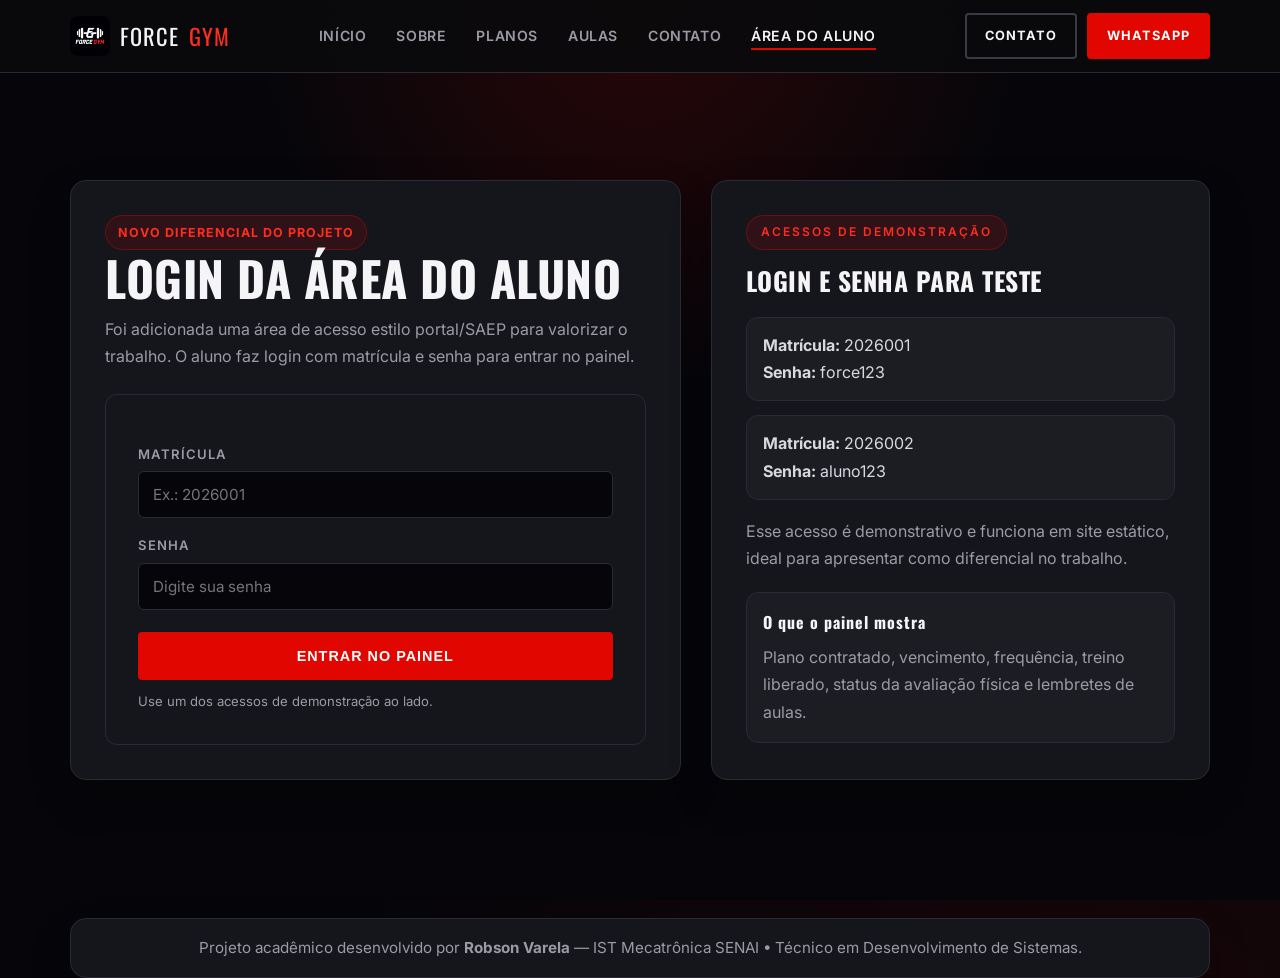
<file: login.html>
<!DOCTYPE html>
<html lang="pt-BR">
<head>
  <meta charset="UTF-8">
  <meta name="viewport" content="width=device-width, initial-scale=1.0">
  <title>Área do Aluno – Login | FORCE GYM</title>
  <meta name="description" content="Acesse a área do aluno da FORCE GYM com matrícula e senha para visualizar plano, frequência, vencimento e treino.">
  <meta name="robots" content="noindex, nofollow">
  <link rel="icon" type="image/png" href="assets/img/logo.png">
  <link rel="preconnect" href="https://fonts.googleapis.com">
  <link rel="stylesheet" href="https://fonts.googleapis.com/css2?family=Inter:wght@400;600;700&family=Oswald:wght@500;700&display=swap">
  <link rel="stylesheet" href="assets/css/style.css">
</head>
<body>
  <nav class="nav">
    <div class="container">
      <a href="index.html" class="logo" aria-label="FORCE GYM – Página inicial">
        <img src="assets/img/logo.png" alt="Logotipo da academia FORCE GYM">
        FORCE<span>GYM</span>
      </a>
      <ul class="menu" id="menu">
        <li><a href="index.html">Início</a></li>
        <li><a href="sobre.html">Sobre</a></li>
        <li><a href="planos.html">Planos</a></li>
        <li><a href="aulas.html">Aulas</a></li>
        <li><a href="contato.html">Contato</a></li>
        <li><a href="login.html" class="active">Área do Aluno</a></li>
      </ul>
      <div class="nav-actions">
        <a href="contato.html" class="btn btn-outline nav-login">Contato</a>
        <a href="https://wa.me/5554999990000" target="_blank" rel="noopener" class="btn nav-cta">WhatsApp</a>
      </div>
      <button class="menu-toggle" id="menuToggle" aria-label="Abrir menu">☰</button>
    </div>
  </nav>

  <main class="login-wrap">
    <div class="container login-grid">
      <section class="login-card reveal">
        <span class="demo-badge">Novo diferencial do projeto</span>
        <h1>Login da <span class="destaque">Área do Aluno</span></h1>
        <p>Foi adicionada uma área de acesso estilo portal/SAEP para valorizar o trabalho. O aluno faz login com matrícula e senha para entrar no painel.</p>
        <form id="formLogin" class="form login-form" style="margin-top:24px;">
          <label for="matricula">Matrícula</label>
          <input type="text" id="matricula" name="matricula" placeholder="Ex.: 2026001" required>

          <label for="senha">Senha</label>
          <input type="password" id="senha" name="senha" placeholder="Digite sua senha" required>

          <button type="submit" class="btn">Entrar no painel</button>
          <p id="loginAviso" class="help">Use um dos acessos de demonstração ao lado.</p>
        </form>
      </section>

      <aside class="portal-card reveal">
        <span class="tag">Acessos de demonstração</span>
        <h2 style="font-size:1.6rem; margin-bottom:10px;">Login e senha para teste</h2>
        <ul class="login-list">
          <li><strong>Matrícula:</strong> 2026001<br><strong>Senha:</strong> force123</li>
          <li><strong>Matrícula:</strong> 2026002<br><strong>Senha:</strong> aluno123</li>
        </ul>
        <p style="margin-top:18px;">Esse acesso é demonstrativo e funciona em site estático, ideal para apresentar como diferencial no trabalho.</p>
        <div style="margin-top:20px; padding:16px; border-radius:12px; background:rgba(255,255,255,0.03); border:1px solid var(--border);">
          <strong style="display:block; margin-bottom:8px; font-family:var(--font-title); letter-spacing:1px;">O que o painel mostra</strong>
          <p>Plano contratado, vencimento, frequência, treino liberado, status da avaliação física e lembretes de aulas.</p>
        </div>
      </aside>
    </div>
  </main>
    <div class="container" style="margin-top:18px;">
      <div class="portal-card" style="padding:16px 20px;">
        <p class="creditos-academicos" style="margin:0; text-align:center;">Projeto acadêmico desenvolvido por <strong>Robson Varela</strong> — IST Mecatrônica SENAI • Técnico em Desenvolvimento de Sistemas.</p>
      </div>
    </div>


  <script src="assets/js/main.js"></script>
  <script src="assets/js/auth.js"></script>
</body>
</html>
</file>
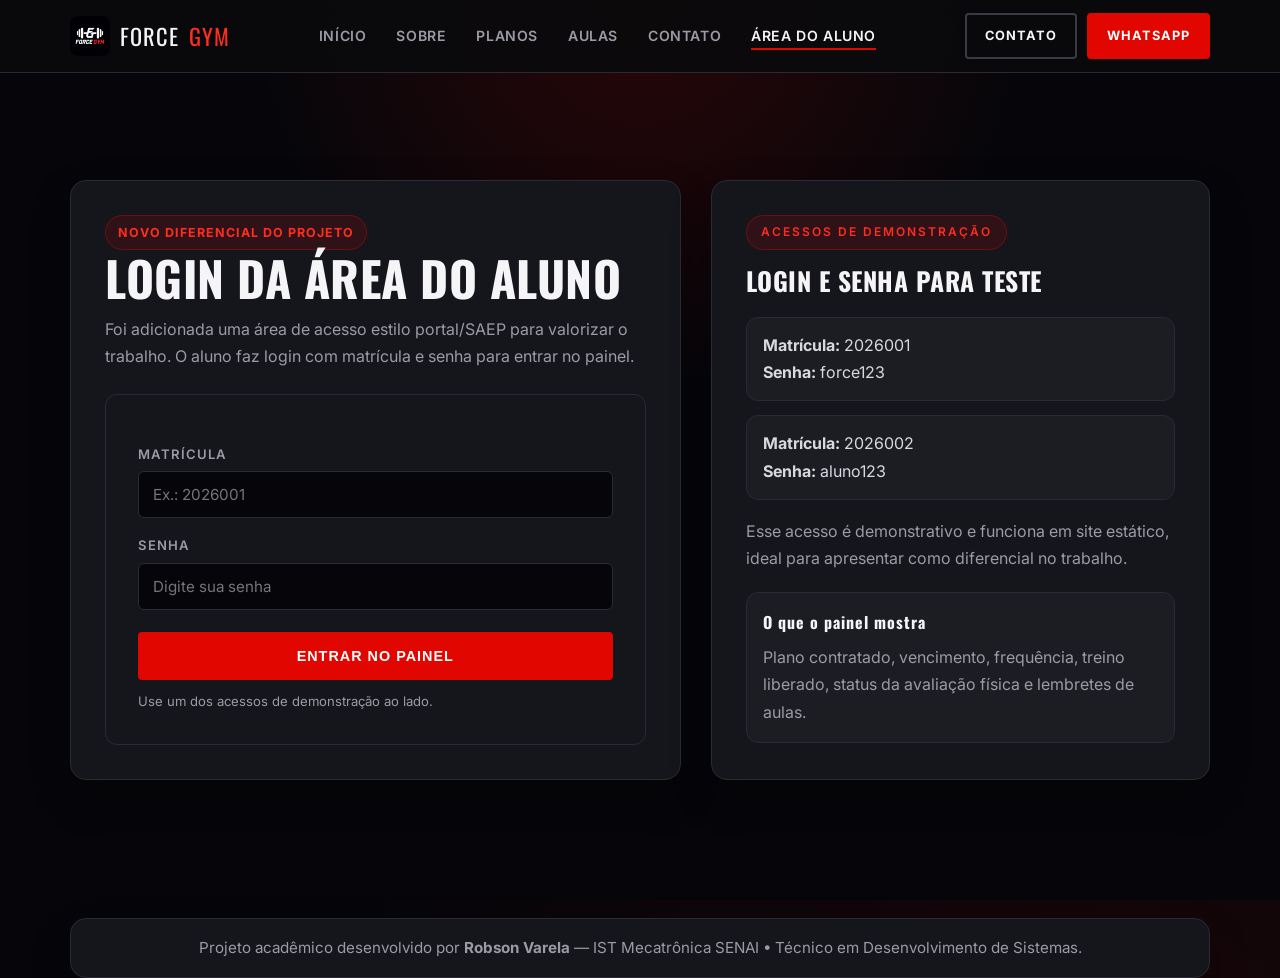
<file: painel.html>
<!DOCTYPE html>
<html lang="pt-BR">
<head>
  <meta charset="UTF-8">
  <meta name="viewport" content="width=device-width, initial-scale=1.0">
  <title>Painel do Aluno | FORCE GYM</title>
  <meta name="description" content="Painel do aluno da FORCE GYM com dados de plano, frequência, treino e agenda.">
  <meta name="robots" content="noindex, nofollow">
  <link rel="icon" type="image/png" href="assets/img/logo.png">
  <link rel="preconnect" href="https://fonts.googleapis.com">
  <link rel="stylesheet" href="https://fonts.googleapis.com/css2?family=Inter:wght@400;600;700&family=Oswald:wght@500;700&display=swap">
  <link rel="stylesheet" href="assets/css/style.css">
</head>
<body>
  <main class="login-wrap" id="painelAluno">
    <div class="container">
      <section class="portal-card">
        <div class="portal-top">
          <div class="portal-user">
            <div class="portal-avatar" id="avatarAluno">FG</div>
            <div>
              <span class="demo-badge">Área logada</span>
              <h1 id="nomeAluno">Aluno</h1>
              <p id="matriculaAluno">Matrícula</p>
            </div>
          </div>
          <div style="display:flex; gap:10px; flex-wrap:wrap;">
            <a href="index.html" class="btn btn-outline">Voltar ao site</a>
            <button id="sairBtn" class="btn">Sair</button>
          </div>
        </div>

        <div class="portal-kpis">
          <div class="kpi"><span class="tag">Plano</span><strong id="planoAluno">—</strong><p>Status <span class="status-ok">ativo</span></p></div>
          <div class="kpi"><span class="tag">Vencimento</span><strong id="vencimentoAluno">—</strong><p>Próxima cobrança</p></div>
          <div class="kpi"><span class="tag">Frequência</span><strong id="frequenciaAluno">—</strong><p>Check-ins contabilizados</p></div>
          <div class="kpi"><span class="tag">Objetivo</span><strong id="objetivoAluno">—</strong><p>Meta principal</p></div>
        </div>

        <div class="portal-layout">
          <section class="portal-section">
            <h2 style="font-size:1.45rem; margin-bottom:12px;">Treino e acompanhamento</h2>
            <ul class="portal-list">
              <li><strong>Treino liberado:</strong> <span id="treinoAluno">—</span></li>
              <li><strong>Avaliação física:</strong> <span class="status-ok">realizada e válida por 30 dias</span></li>
              <li><strong>Próxima aula sugerida:</strong> Spinning – quarta às 19h30</li>
              <li><strong>Recado da equipe:</strong> mantenha hidratação e compareça 10 minutos antes das aulas coletivas.</li>
            </ul>
          </section>
          <aside class="portal-section">
            <h2 style="font-size:1.45rem; margin-bottom:12px;">Situação financeira</h2>
            <ul class="portal-list">
              <li><strong>Mensalidade:</strong> <span class="status-ok">em dia</span></li>
              <li><strong>Renovação automática:</strong> habilitada</li>
              <li><strong>Benefícios:</strong> app do aluno, aulas coletivas e avaliação física</li>
              <li><strong>Observação:</strong> painel demonstrativo para apresentação escolar</li>
            </ul>
          </aside>
        </div>
      </section>
    </div>
  
    <div class="container" style="margin-top:18px;">
      <div class="portal-card" style="padding:16px 20px;">
        <p class="creditos-academicos" style="margin:0; text-align:center;">Projeto acadêmico desenvolvido por <strong>Robson Varela</strong> — IST Mecatrônica SENAI • Técnico em Desenvolvimento de Sistemas.</p>
      </div>
    </div>
  </main>

  <script src="assets/js/auth.js"></script>
</body>
</html>
</file>
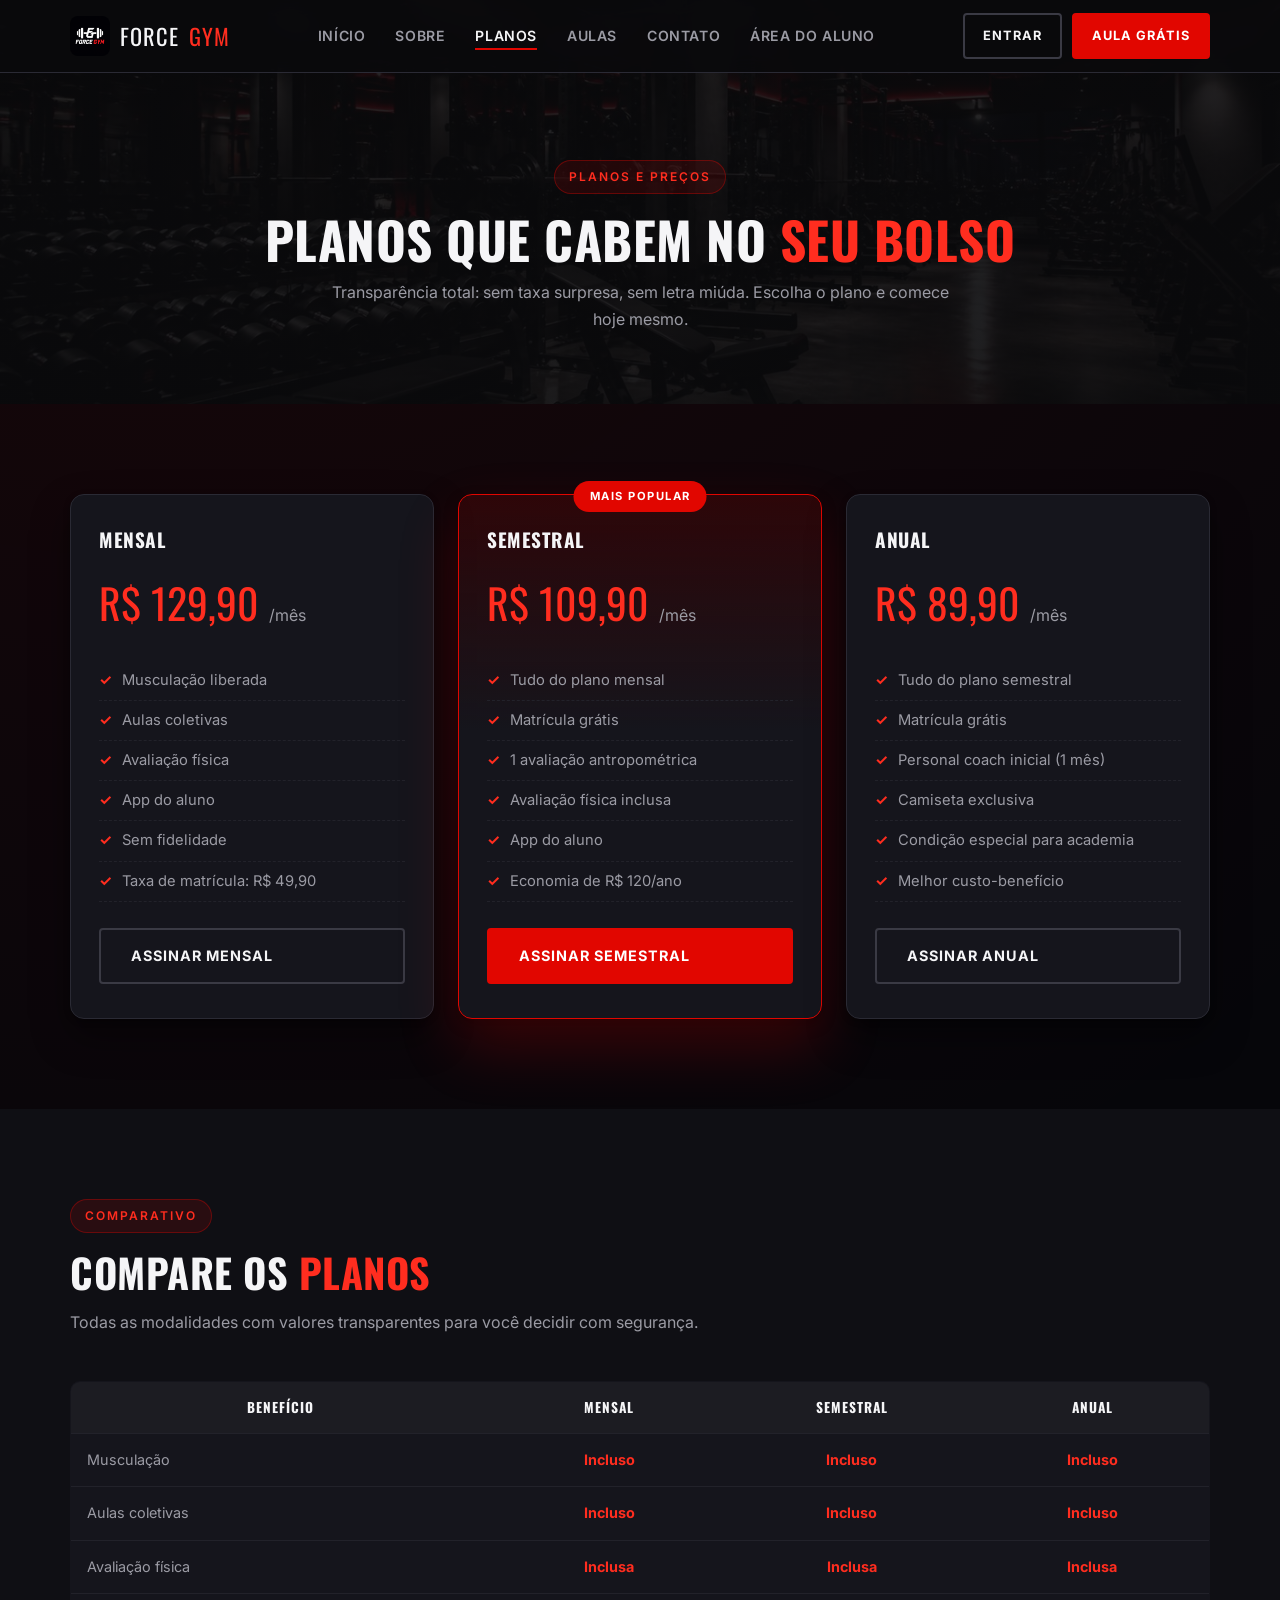
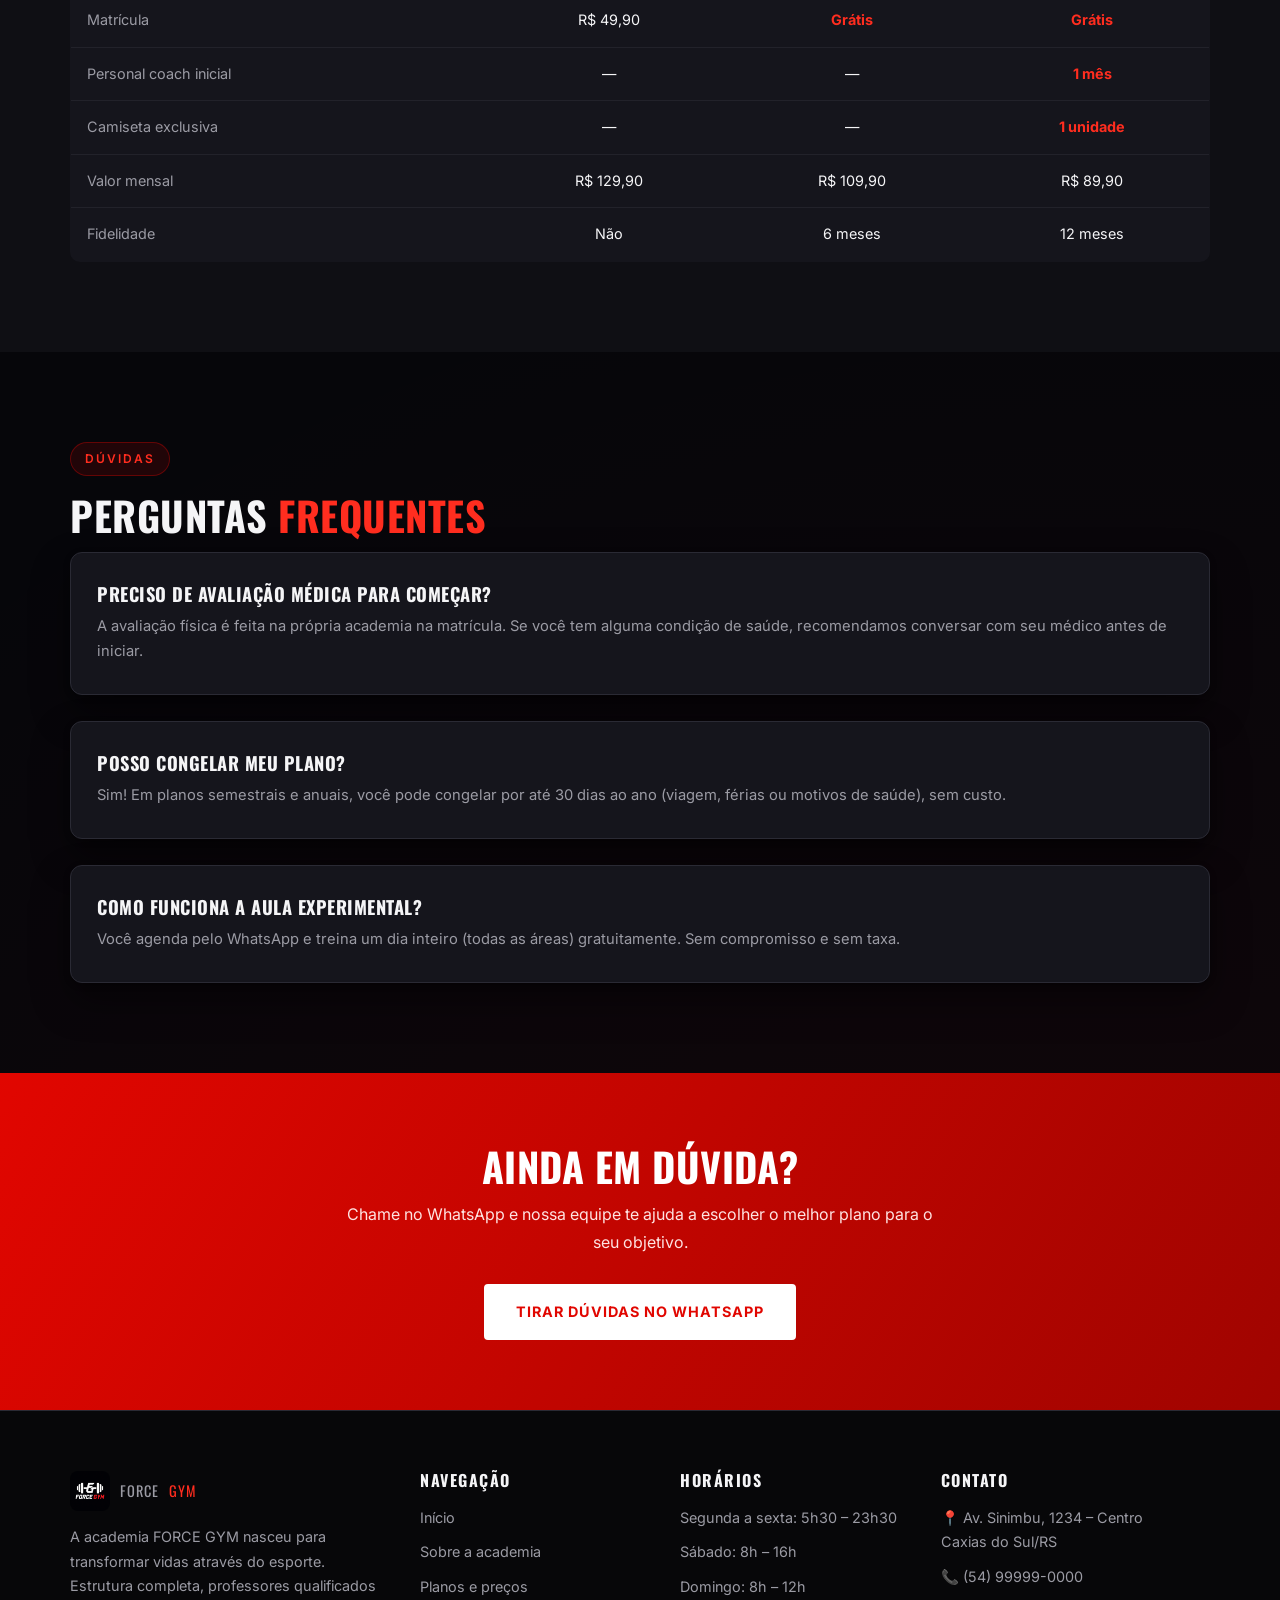
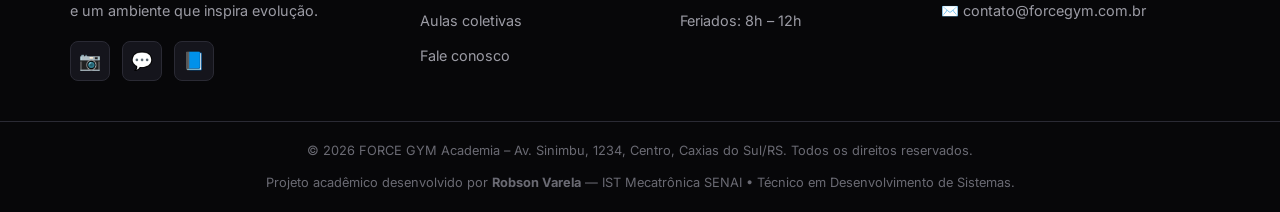
<file: planos.html>
<!DOCTYPE html>
<html lang="pt-BR">
<head>
  <meta charset="UTF-8">
  <meta name="viewport" content="width=device-width, initial-scale=1.0">

  <title>Planos e Preços – Academia FORCE GYM em Caxias do Sul</title>
  <meta name="description" content="Planos de academia em Caxias do Sul a partir de R$ 89,90/mês. Plano mensal, semestral e anual com aulas coletivas inclusas. Matrícula grátis. Assine pelo WhatsApp!">
  <meta name="keywords" content="plano academia caxias do sul, preço academia, mensalidade academia, matrícula grátis academia, academia barata caxias do sul">
  <meta name="robots" content="index, follow">
  <link rel="canonical" href="https://www.forcegym.com.br/planos">

  <meta property="og:type" content="website">
  <meta property="og:title" content="Planos e Preços – FORCE GYM Caxias do Sul">
  <meta property="og:description" content="Planos a partir de R$ 89,90/mês com aulas coletivas inclusas e matrícula grátis.">
  <meta property="og:url" content="https://www.forcegym.com.br/planos">
  <meta property="og:image" content="https://www.forcegym.com.br/assets/img/musculacao.jpg">
  <meta property="og:locale" content="pt_BR">

  <link rel="icon" type="image/png" href="assets/img/logo.png">
  <link rel="preconnect" href="https://fonts.googleapis.com">
  <link rel="stylesheet" href="https://fonts.googleapis.com/css2?family=Inter:wght@400;600;700&family=Oswald:wght@500;700&display=swap">
  <link rel="stylesheet" href="assets/css/style.css">
</head>
<body>

  <nav class="nav">
    <div class="container">
      <a href="index.html" class="logo" aria-label="FORCE GYM – Página inicial">
        <img src="assets/img/logo.png" alt="Logotipo da academia FORCE GYM">
        FORCE<span>GYM</span>
      </a>
      <ul class="menu" id="menu">
        <li><a href="index.html">Início</a></li>
        <li><a href="sobre.html">Sobre</a></li>
        <li><a href="planos.html" class="active">Planos</a></li>
        <li><a href="aulas.html">Aulas</a></li>
        <li><a href="contato.html">Contato</a></li>
        <li><a href="login.html">Área do Aluno</a></li>
      </ul>
      <div class="nav-actions">
        <a href="login.html" class="btn btn-outline nav-login">Entrar</a>
        <a href="https://wa.me/5554999990000?text=Ol%C3%A1!%20Quero%20agendar%20minha%20aula%20experimental%20gr%C3%A1tis%20na%20FORCE%20GYM" target="_blank" rel="noopener" class="btn nav-cta">Aula Grátis</a>
      </div>
      <button class="menu-toggle" id="menuToggle" aria-label="Abrir menu">☰</button>
    </div>
  </nav>

  <header class="page-header">
    <div class="container">
      <span class="tag">Planos e preços</span>
      <h1>Planos que cabem no <span style="color:var(--red-2)">seu bolso</span></h1>
      <p>Transparência total: sem taxa surpresa, sem letra miúda. Escolha o plano e comece hoje mesmo.</p>
    </div>
  </header>

  <!-- Cards de planos -->
  <section class="section">
    <div class="container">
      <div class="grid-planos">
        <article class="card-plano reveal">
          <h3>Mensal</h3>
          <div class="preco">R$ 129,90 <small>/mês</small></div>
          <ul>
            <li>Musculação liberada</li>
            <li>Aulas coletivas</li>
            <li>Avaliação física</li>
            <li>App do aluno</li>
            <li>Sem fidelidade</li>
            <li>Taxa de matrícula: R$ 49,90</li>
          </ul>
          <a href="https://wa.me/5554999990000?text=Ol%C3%A1!%20Quero%20o%20plano%20MENSAL%20da%20FORCE%20GYM" target="_blank" rel="noopener" class="btn btn-outline">Assinar mensal</a>
        </article>
        <article class="card-plano destaque-plano reveal">
          <span class="selo">Mais popular</span>
          <h3>Semestral</h3>
          <div class="preco">R$ 109,90 <small>/mês</small></div>
          <ul>
            <li>Tudo do plano mensal</li>
            <li>Matrícula grátis</li>
            <li>1 avaliação antropométrica</li>
            <li>Avaliação física inclusa</li>
            <li>App do aluno</li>
            <li>Economia de R$ 120/ano</li>
          </ul>
          <a href="https://wa.me/5554999990000?text=Ol%C3%A1!%20Quero%20o%20plano%20SEMESTRAL%20da%20FORCE%20GYM" target="_blank" rel="noopener" class="btn">Assinar semestral</a>
        </article>
        <article class="card-plano reveal">
          <h3>Anual</h3>
          <div class="preco">R$ 89,90 <small>/mês</small></div>
          <ul>
            <li>Tudo do plano semestral</li>
            <li>Matrícula grátis</li>
            <li>Personal coach inicial (1 mês)</li>
            <li>Camiseta exclusiva</li>
            <li>Condição especial para academia</li>
            <li>Melhor custo-benefício</li>
          </ul>
          <a href="https://wa.me/5554999990000?text=Ol%C3%A1!%20Quero%20o%20plano%20ANUAL%20da%20FORCE%20GYM" target="_blank" rel="noopener" class="btn btn-outline">Assinar anual</a>
        </article>
      </div>
    </div>
  </section>

  <!-- Tabela comparativa -->
  <section class="section section-alt">
    <div class="container">
      <span class="tag reveal">Comparativo</span>
      <h2 class="reveal">Compare os <span class="destaque">planos</span></h2>
      <p class="subtitle reveal">Todas as modalidades com valores transparentes para você decidir com segurança.</p>
      <div class="reveal" style="overflow-x:auto;">
        <table class="tabela-plano">
          <thead>
            <tr>
              <th>Benefício</th>
              <th>Mensal</th>
              <th>Semestral</th>
              <th>Anual</th>
            </tr>
          </thead>
          <tbody>
            <tr><td>Musculação</td><td class="ok">Incluso</td><td class="ok">Incluso</td><td class="ok">Incluso</td></tr>
            <tr><td>Aulas coletivas</td><td class="ok">Incluso</td><td class="ok">Incluso</td><td class="ok">Incluso</td></tr>
            <tr><td>Avaliação física</td><td class="ok">Inclusa</td><td class="ok">Inclusa</td><td class="ok">Inclusa</td></tr>
            <tr><td>Matrícula</td><td>R$ 49,90</td><td class="ok">Grátis</td><td class="ok">Grátis</td></tr>
            <tr><td>Personal coach inicial</td><td>—</td><td>—</td><td class="ok">1 mês</td></tr>
            <tr><td>Camiseta exclusiva</td><td>—</td><td>—</td><td class="ok">1 unidade</td></tr>
            <tr><td>Valor mensal</td><td>R$ 129,90</td><td>R$ 109,90</td><td>R$ 89,90</td></tr>
            <tr><td>Fidelidade</td><td>Não</td><td>6 meses</td><td>12 meses</td></tr>
          </tbody>
        </table>
      </div>
    </div>
  </section>

  <!-- Perguntas frequentes -->
  <section class="section">
    <div class="container">
      <span class="tag reveal">Dúvidas</span>
      <h2 class="reveal">Perguntas <span class="destaque">frequentes</span></h2>
      <div class="grid-servicos" style="grid-template-columns:1fr;">
        <div class="card-servico reveal">
          <h3>Preciso de avaliação médica para começar?</h3>
          <p>A avaliação física é feita na própria academia na matrícula. Se você tem alguma condição de saúde, recomendamos conversar com seu médico antes de iniciar.</p>
        </div>
        <div class="card-servico reveal">
          <h3>Posso congelar meu plano?</h3>
          <p>Sim! Em planos semestrais e anuais, você pode congelar por até 30 dias ao ano (viagem, férias ou motivos de saúde), sem custo.</p>
        </div>
        <div class="card-servico reveal">
          <h3>Como funciona a aula experimental?</h3>
          <p>Você agenda pelo WhatsApp e treina um dia inteiro (todas as áreas) gratuitamente. Sem compromisso e sem taxa.</p>
        </div>
      </div>
    </div>
  </section>

  <section class="cta">
    <div class="container">
      <h2>Ainda em dúvida?</h2>
      <p>Chame no WhatsApp e nossa equipe te ajuda a escolher o melhor plano para o seu objetivo.</p>
      <a href="https://wa.me/5554999990000?text=Ol%C3%A1!%20Quero%20tirar%20d%C3%BAvidas%20sobre%20os%20planos%20da%20FORCE%20GYM" target="_blank" rel="noopener" class="btn">Tirar dúvidas no WhatsApp</a>
    </div>
  </section>

  <footer class="footer">
    <div class="container">
      <div class="footer-grid">
        <div>
          <a href="index.html" class="logo" style="margin-bottom:14px; display:inline-flex"><img src="assets/img/logo.png" alt="Logotipo da academia FORCE GYM"> FORCE<span>GYM</span></a>
          <p>A academia FORCE GYM nasceu para transformar vidas através do esporte. Estrutura completa, professores qualificados e um ambiente que inspira evolução.</p>
          <div class="social">
            <a href="https://instagram.com/forcegym" target="_blank" rel="noopener" aria-label="Instagram da FORCE GYM">📷</a>
            <a href="https://wa.me/5554999990000" target="_blank" rel="noopener" aria-label="WhatsApp da FORCE GYM">💬</a>
            <a href="https://facebook.com/forcegym" target="_blank" rel="noopener" aria-label="Facebook da FORCE GYM">📘</a>
          </div>
        </div>
        <div>
          <h4>Navegação</h4>
          <ul>
            <li><a href="index.html">Início</a></li>
            <li><a href="sobre.html">Sobre a academia</a></li>
            <li><a href="planos.html">Planos e preços</a></li>
            <li><a href="aulas.html">Aulas coletivas</a></li>
            <li><a href="contato.html">Fale conosco</a></li>
          </ul>
        </div>
        <div>
          <h4>Horários</h4>
          <ul>
            <li>Segunda a sexta: 5h30 – 23h30</li>
            <li>Sábado: 8h – 16h</li>
            <li>Domingo: 8h – 12h</li>
            <li>Feriados: 8h – 12h</li>
          </ul>
        </div>
        <div>
          <h4>Contato</h4>
          <ul>
            <li>📍 Av. Sinimbu, 1234 – Centro<br>Caxias do Sul/RS</li>
            <li>📞 (54) 99999-0000</li>
            <li>✉️ contato@forcegym.com.br</li>
          </ul>
        </div>
      </div>
    </div>
    <div class="footer-bottom">
      <div class="container">
        <p>© <span id="ano"></span> FORCE GYM Academia – Av. Sinimbu, 1234, Centro, Caxias do Sul/RS. Todos os direitos reservados.</p>
        <p class="creditos-academicos">Projeto acadêmico desenvolvido por <strong>Robson Varela</strong> — IST Mecatrônica SENAI • Técnico em Desenvolvimento de Sistemas.</p>
      </div>
    </div>
  </footer>

  <button id="btnTopo" aria-label="Voltar ao topo">↑</button>

  <script src="assets/js/main.js"></script>
</body>
</html>
</file>
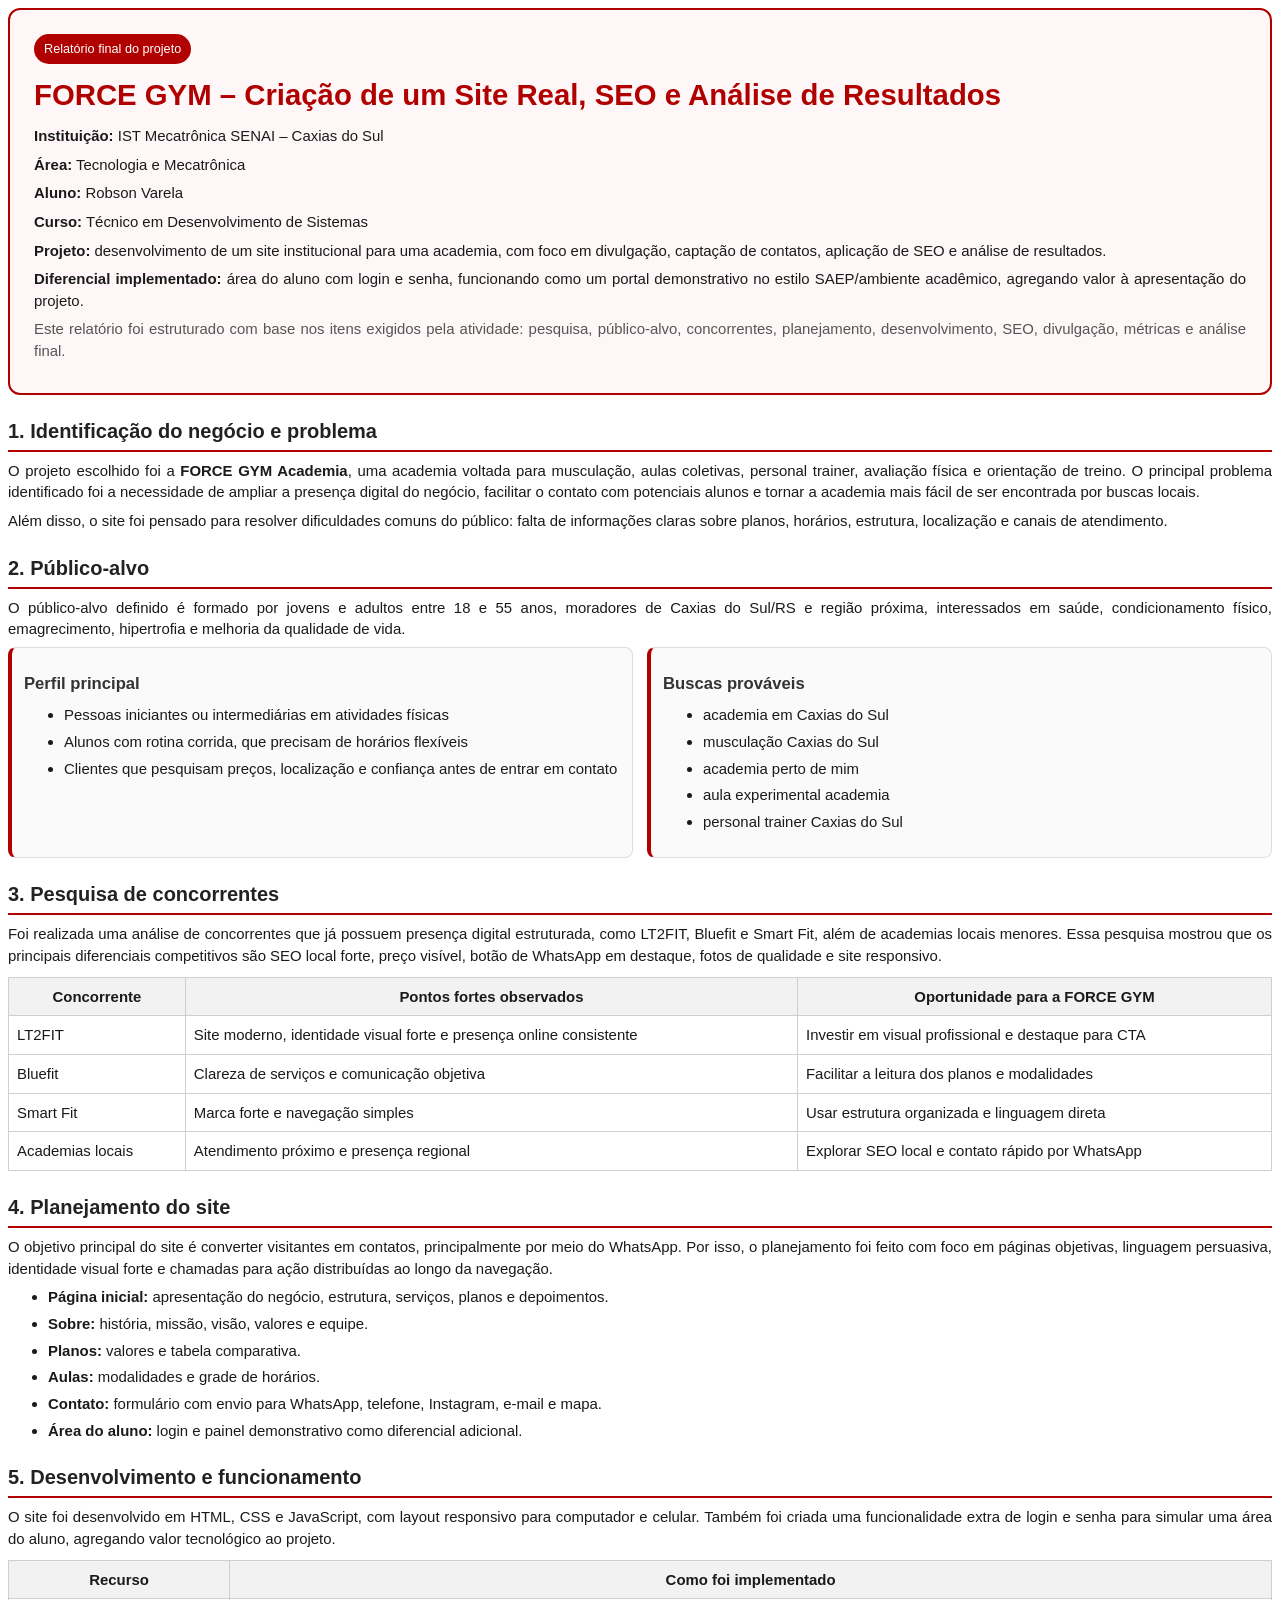
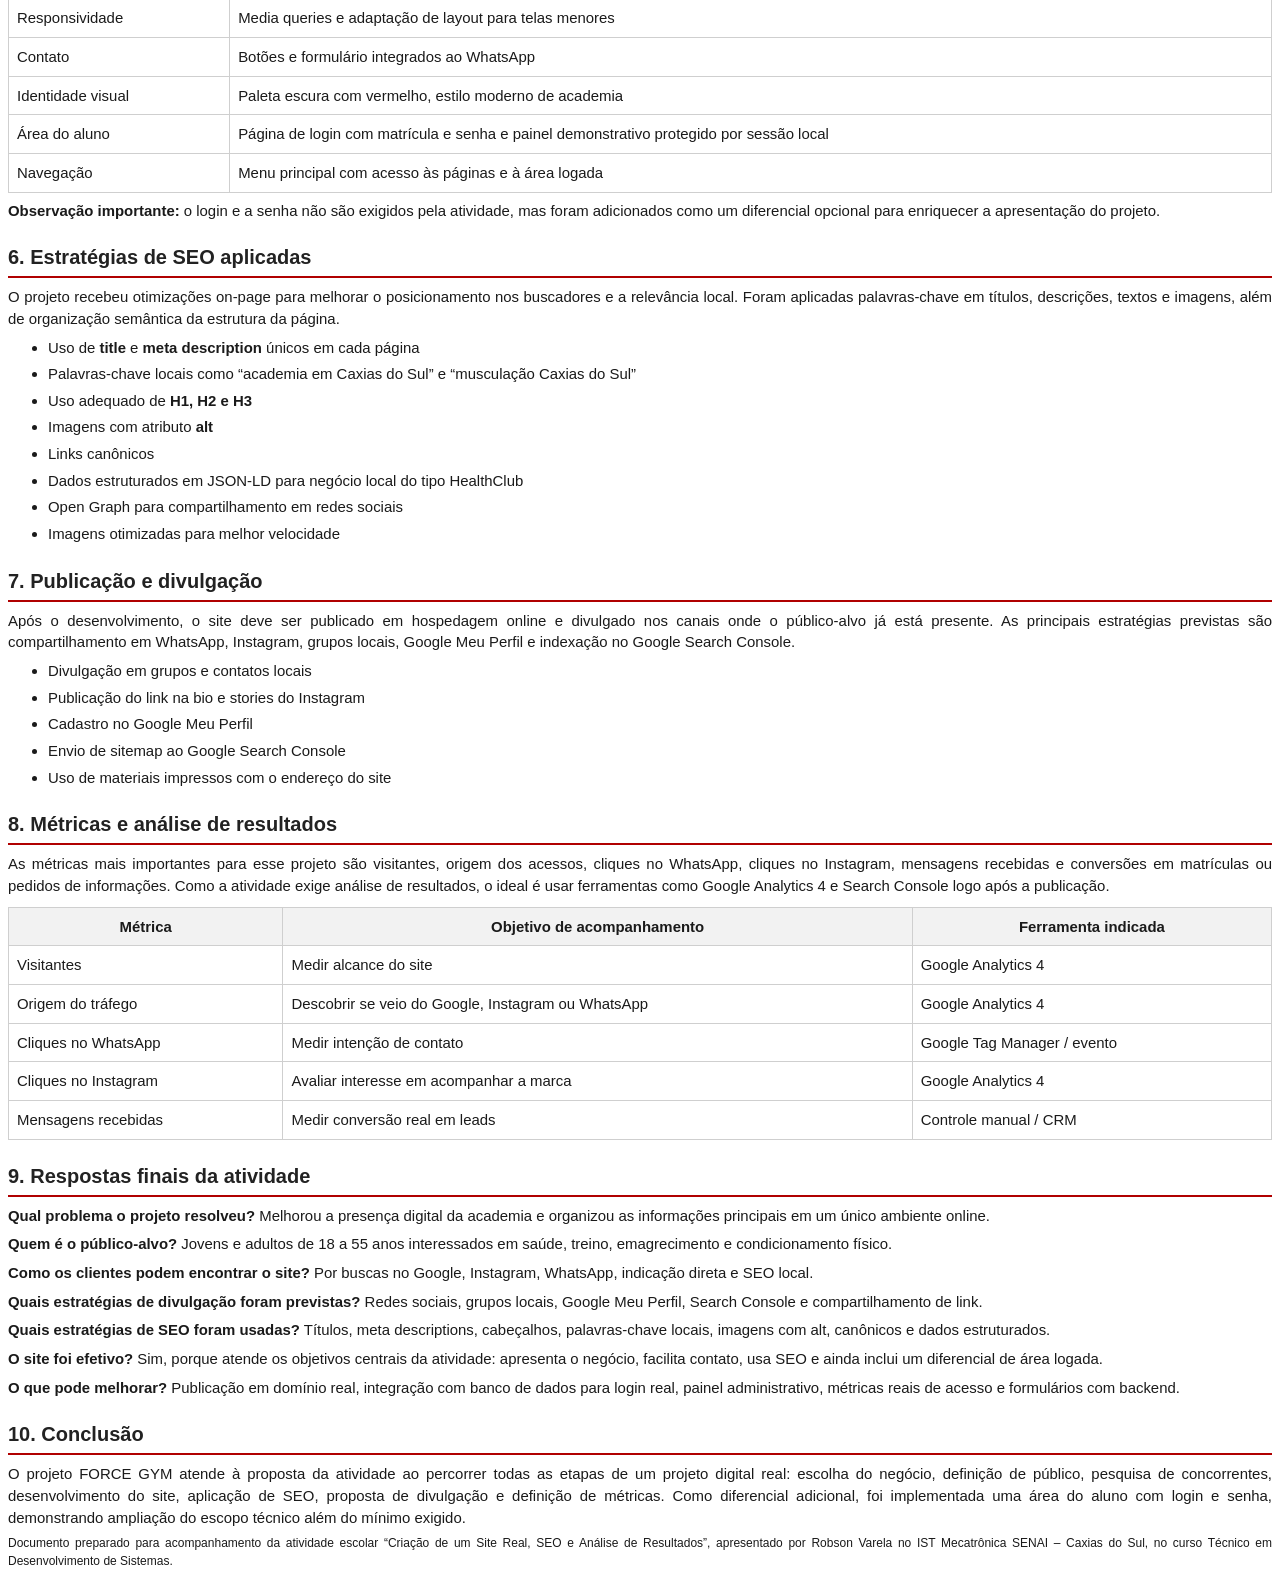
<file: relatorio_forcegym.html>
<!DOCTYPE html>
<html lang="pt-BR">
<head>
  <meta charset="UTF-8">
  <meta name="viewport" content="width=device-width, initial-scale=1.0">
  <title>Relatório Final - FORCE GYM</title>
  <style>
    @page { size: A4; margin: 18mm; }
    body { font-family: Arial, Helvetica, sans-serif; color: #1a1a1a; line-height: 1.45; font-size: 11.2pt; }
    h1,h2,h3 { margin: 0 0 8px; }
    h1 { font-size: 22pt; color: #b00000; }
    h2 { font-size: 15pt; color: #222; border-bottom: 2px solid #b00000; padding-bottom: 4px; margin-top: 22px; }
    h3 { font-size: 12.5pt; color: #333; margin-top: 14px; }
    p { margin: 7px 0; text-align: justify; }
    .cover { padding: 24px; border: 2px solid #b00000; border-radius: 12px; background: #fff7f7; }
    .muted { color: #555; }
    .badge { display: inline-block; padding: 6px 10px; background: #b00000; color: white; border-radius: 999px; font-size: 9.5pt; margin-bottom: 10px; }
    ul { margin-top: 6px; }
    li { margin-bottom: 5px; }
    table { width: 100%; border-collapse: collapse; margin-top: 10px; }
    th, td { border: 1px solid #cfcfcf; padding: 8px; vertical-align: top; }
    th { background: #f2f2f2; }
    .small { font-size: 9pt; }
    .grid2 { display: grid; grid-template-columns: 1fr 1fr; gap: 14px; }
    .box { border: 1px solid #ddd; border-left: 4px solid #b00000; padding: 10px 12px; border-radius: 8px; background: #fafafa; }
  </style>
</head>
<body>
  <section class="cover">
    <div class="badge">Relatório final do projeto</div>
    <h1>FORCE GYM – Criação de um Site Real, SEO e Análise de Resultados</h1>
    <p><strong>Instituição:</strong> IST Mecatrônica SENAI – Caxias do Sul</p>
    <p><strong>Área:</strong> Tecnologia e Mecatrônica</p>
    <p><strong>Aluno:</strong> Robson Varela</p>
    <p><strong>Curso:</strong> Técnico em Desenvolvimento de Sistemas</p>
    <p><strong>Projeto:</strong> desenvolvimento de um site institucional para uma academia, com foco em divulgação, captação de contatos, aplicação de SEO e análise de resultados.</p>
    <p><strong>Diferencial implementado:</strong> área do aluno com login e senha, funcionando como um portal demonstrativo no estilo SAEP/ambiente acadêmico, agregando valor à apresentação do projeto.</p>
    <p class="muted">Este relatório foi estruturado com base nos itens exigidos pela atividade: pesquisa, público-alvo, concorrentes, planejamento, desenvolvimento, SEO, divulgação, métricas e análise final.</p>
  </section>

  <h2>1. Identificação do negócio e problema</h2>
  <p>O projeto escolhido foi a <strong>FORCE GYM Academia</strong>, uma academia voltada para musculação, aulas coletivas, personal trainer, avaliação física e orientação de treino. O principal problema identificado foi a necessidade de ampliar a presença digital do negócio, facilitar o contato com potenciais alunos e tornar a academia mais fácil de ser encontrada por buscas locais.</p>
  <p>Além disso, o site foi pensado para resolver dificuldades comuns do público: falta de informações claras sobre planos, horários, estrutura, localização e canais de atendimento.</p>

  <h2>2. Público-alvo</h2>
  <p>O público-alvo definido é formado por jovens e adultos entre 18 e 55 anos, moradores de Caxias do Sul/RS e região próxima, interessados em saúde, condicionamento físico, emagrecimento, hipertrofia e melhoria da qualidade de vida.</p>
  <div class="grid2">
    <div class="box">
      <h3>Perfil principal</h3>
      <ul>
        <li>Pessoas iniciantes ou intermediárias em atividades físicas</li>
        <li>Alunos com rotina corrida, que precisam de horários flexíveis</li>
        <li>Clientes que pesquisam preços, localização e confiança antes de entrar em contato</li>
      </ul>
    </div>
    <div class="box">
      <h3>Buscas prováveis</h3>
      <ul>
        <li>academia em Caxias do Sul</li>
        <li>musculação Caxias do Sul</li>
        <li>academia perto de mim</li>
        <li>aula experimental academia</li>
        <li>personal trainer Caxias do Sul</li>
      </ul>
    </div>
  </div>

  <h2>3. Pesquisa de concorrentes</h2>
  <p>Foi realizada uma análise de concorrentes que já possuem presença digital estruturada, como LT2FIT, Bluefit e Smart Fit, além de academias locais menores. Essa pesquisa mostrou que os principais diferenciais competitivos são SEO local forte, preço visível, botão de WhatsApp em destaque, fotos de qualidade e site responsivo.</p>
  <table>
    <thead>
      <tr><th>Concorrente</th><th>Pontos fortes observados</th><th>Oportunidade para a FORCE GYM</th></tr>
    </thead>
    <tbody>
      <tr><td>LT2FIT</td><td>Site moderno, identidade visual forte e presença online consistente</td><td>Investir em visual profissional e destaque para CTA</td></tr>
      <tr><td>Bluefit</td><td>Clareza de serviços e comunicação objetiva</td><td>Facilitar a leitura dos planos e modalidades</td></tr>
      <tr><td>Smart Fit</td><td>Marca forte e navegação simples</td><td>Usar estrutura organizada e linguagem direta</td></tr>
      <tr><td>Academias locais</td><td>Atendimento próximo e presença regional</td><td>Explorar SEO local e contato rápido por WhatsApp</td></tr>
    </tbody>
  </table>

  <h2>4. Planejamento do site</h2>
  <p>O objetivo principal do site é converter visitantes em contatos, principalmente por meio do WhatsApp. Por isso, o planejamento foi feito com foco em páginas objetivas, linguagem persuasiva, identidade visual forte e chamadas para ação distribuídas ao longo da navegação.</p>
  <ul>
    <li><strong>Página inicial:</strong> apresentação do negócio, estrutura, serviços, planos e depoimentos.</li>
    <li><strong>Sobre:</strong> história, missão, visão, valores e equipe.</li>
    <li><strong>Planos:</strong> valores e tabela comparativa.</li>
    <li><strong>Aulas:</strong> modalidades e grade de horários.</li>
    <li><strong>Contato:</strong> formulário com envio para WhatsApp, telefone, Instagram, e-mail e mapa.</li>
    <li><strong>Área do aluno:</strong> login e painel demonstrativo como diferencial adicional.</li>
  </ul>

  <h2>5. Desenvolvimento e funcionamento</h2>
  <p>O site foi desenvolvido em HTML, CSS e JavaScript, com layout responsivo para computador e celular. Também foi criada uma funcionalidade extra de login e senha para simular uma área do aluno, agregando valor tecnológico ao projeto.</p>
  <table>
    <thead>
      <tr><th>Recurso</th><th>Como foi implementado</th></tr>
    </thead>
    <tbody>
      <tr><td>Responsividade</td><td>Media queries e adaptação de layout para telas menores</td></tr>
      <tr><td>Contato</td><td>Botões e formulário integrados ao WhatsApp</td></tr>
      <tr><td>Identidade visual</td><td>Paleta escura com vermelho, estilo moderno de academia</td></tr>
      <tr><td>Área do aluno</td><td>Página de login com matrícula e senha e painel demonstrativo protegido por sessão local</td></tr>
      <tr><td>Navegação</td><td>Menu principal com acesso às páginas e à área logada</td></tr>
    </tbody>
  </table>
  <p><strong>Observação importante:</strong> o login e a senha não são exigidos pela atividade, mas foram adicionados como um diferencial opcional para enriquecer a apresentação do projeto.</p>

  <h2>6. Estratégias de SEO aplicadas</h2>
  <p>O projeto recebeu otimizações on-page para melhorar o posicionamento nos buscadores e a relevância local. Foram aplicadas palavras-chave em títulos, descrições, textos e imagens, além de organização semântica da estrutura da página.</p>
  <ul>
    <li>Uso de <strong>title</strong> e <strong>meta description</strong> únicos em cada página</li>
    <li>Palavras-chave locais como “academia em Caxias do Sul” e “musculação Caxias do Sul”</li>
    <li>Uso adequado de <strong>H1, H2 e H3</strong></li>
    <li>Imagens com atributo <strong>alt</strong></li>
    <li>Links canônicos</li>
    <li>Dados estruturados em JSON-LD para negócio local do tipo HealthClub</li>
    <li>Open Graph para compartilhamento em redes sociais</li>
    <li>Imagens otimizadas para melhor velocidade</li>
  </ul>

  <h2>7. Publicação e divulgação</h2>
  <p>Após o desenvolvimento, o site deve ser publicado em hospedagem online e divulgado nos canais onde o público-alvo já está presente. As principais estratégias previstas são compartilhamento em WhatsApp, Instagram, grupos locais, Google Meu Perfil e indexação no Google Search Console.</p>
  <ul>
    <li>Divulgação em grupos e contatos locais</li>
    <li>Publicação do link na bio e stories do Instagram</li>
    <li>Cadastro no Google Meu Perfil</li>
    <li>Envio de sitemap ao Google Search Console</li>
    <li>Uso de materiais impressos com o endereço do site</li>
  </ul>

  <h2>8. Métricas e análise de resultados</h2>
  <p>As métricas mais importantes para esse projeto são visitantes, origem dos acessos, cliques no WhatsApp, cliques no Instagram, mensagens recebidas e conversões em matrículas ou pedidos de informações. Como a atividade exige análise de resultados, o ideal é usar ferramentas como Google Analytics 4 e Search Console logo após a publicação.</p>
  <table>
    <thead>
      <tr><th>Métrica</th><th>Objetivo de acompanhamento</th><th>Ferramenta indicada</th></tr>
    </thead>
    <tbody>
      <tr><td>Visitantes</td><td>Medir alcance do site</td><td>Google Analytics 4</td></tr>
      <tr><td>Origem do tráfego</td><td>Descobrir se veio do Google, Instagram ou WhatsApp</td><td>Google Analytics 4</td></tr>
      <tr><td>Cliques no WhatsApp</td><td>Medir intenção de contato</td><td>Google Tag Manager / evento</td></tr>
      <tr><td>Cliques no Instagram</td><td>Avaliar interesse em acompanhar a marca</td><td>Google Analytics 4</td></tr>
      <tr><td>Mensagens recebidas</td><td>Medir conversão real em leads</td><td>Controle manual / CRM</td></tr>
    </tbody>
  </table>

  <h2>9. Respostas finais da atividade</h2>
  <p><strong>Qual problema o projeto resolveu?</strong> Melhorou a presença digital da academia e organizou as informações principais em um único ambiente online.</p>
  <p><strong>Quem é o público-alvo?</strong> Jovens e adultos de 18 a 55 anos interessados em saúde, treino, emagrecimento e condicionamento físico.</p>
  <p><strong>Como os clientes podem encontrar o site?</strong> Por buscas no Google, Instagram, WhatsApp, indicação direta e SEO local.</p>
  <p><strong>Quais estratégias de divulgação foram previstas?</strong> Redes sociais, grupos locais, Google Meu Perfil, Search Console e compartilhamento de link.</p>
  <p><strong>Quais estratégias de SEO foram usadas?</strong> Títulos, meta descriptions, cabeçalhos, palavras-chave locais, imagens com alt, canônicos e dados estruturados.</p>
  <p><strong>O site foi efetivo?</strong> Sim, porque atende os objetivos centrais da atividade: apresenta o negócio, facilita contato, usa SEO e ainda inclui um diferencial de área logada.</p>
  <p><strong>O que pode melhorar?</strong> Publicação em domínio real, integração com banco de dados para login real, painel administrativo, métricas reais de acesso e formulários com backend.</p>

  <h2>10. Conclusão</h2>
  <p>O projeto FORCE GYM atende à proposta da atividade ao percorrer todas as etapas de um projeto digital real: escolha do negócio, definição de público, pesquisa de concorrentes, desenvolvimento do site, aplicação de SEO, proposta de divulgação e definição de métricas. Como diferencial adicional, foi implementada uma área do aluno com login e senha, demonstrando ampliação do escopo técnico além do mínimo exigido.</p>
  <p class="small">Documento preparado para acompanhamento da atividade escolar “Criação de um Site Real, SEO e Análise de Resultados”, apresentado por Robson Varela no IST Mecatrônica SENAI – Caxias do Sul, no curso Técnico em Desenvolvimento de Sistemas.</p>
</body>
</html>
</file>
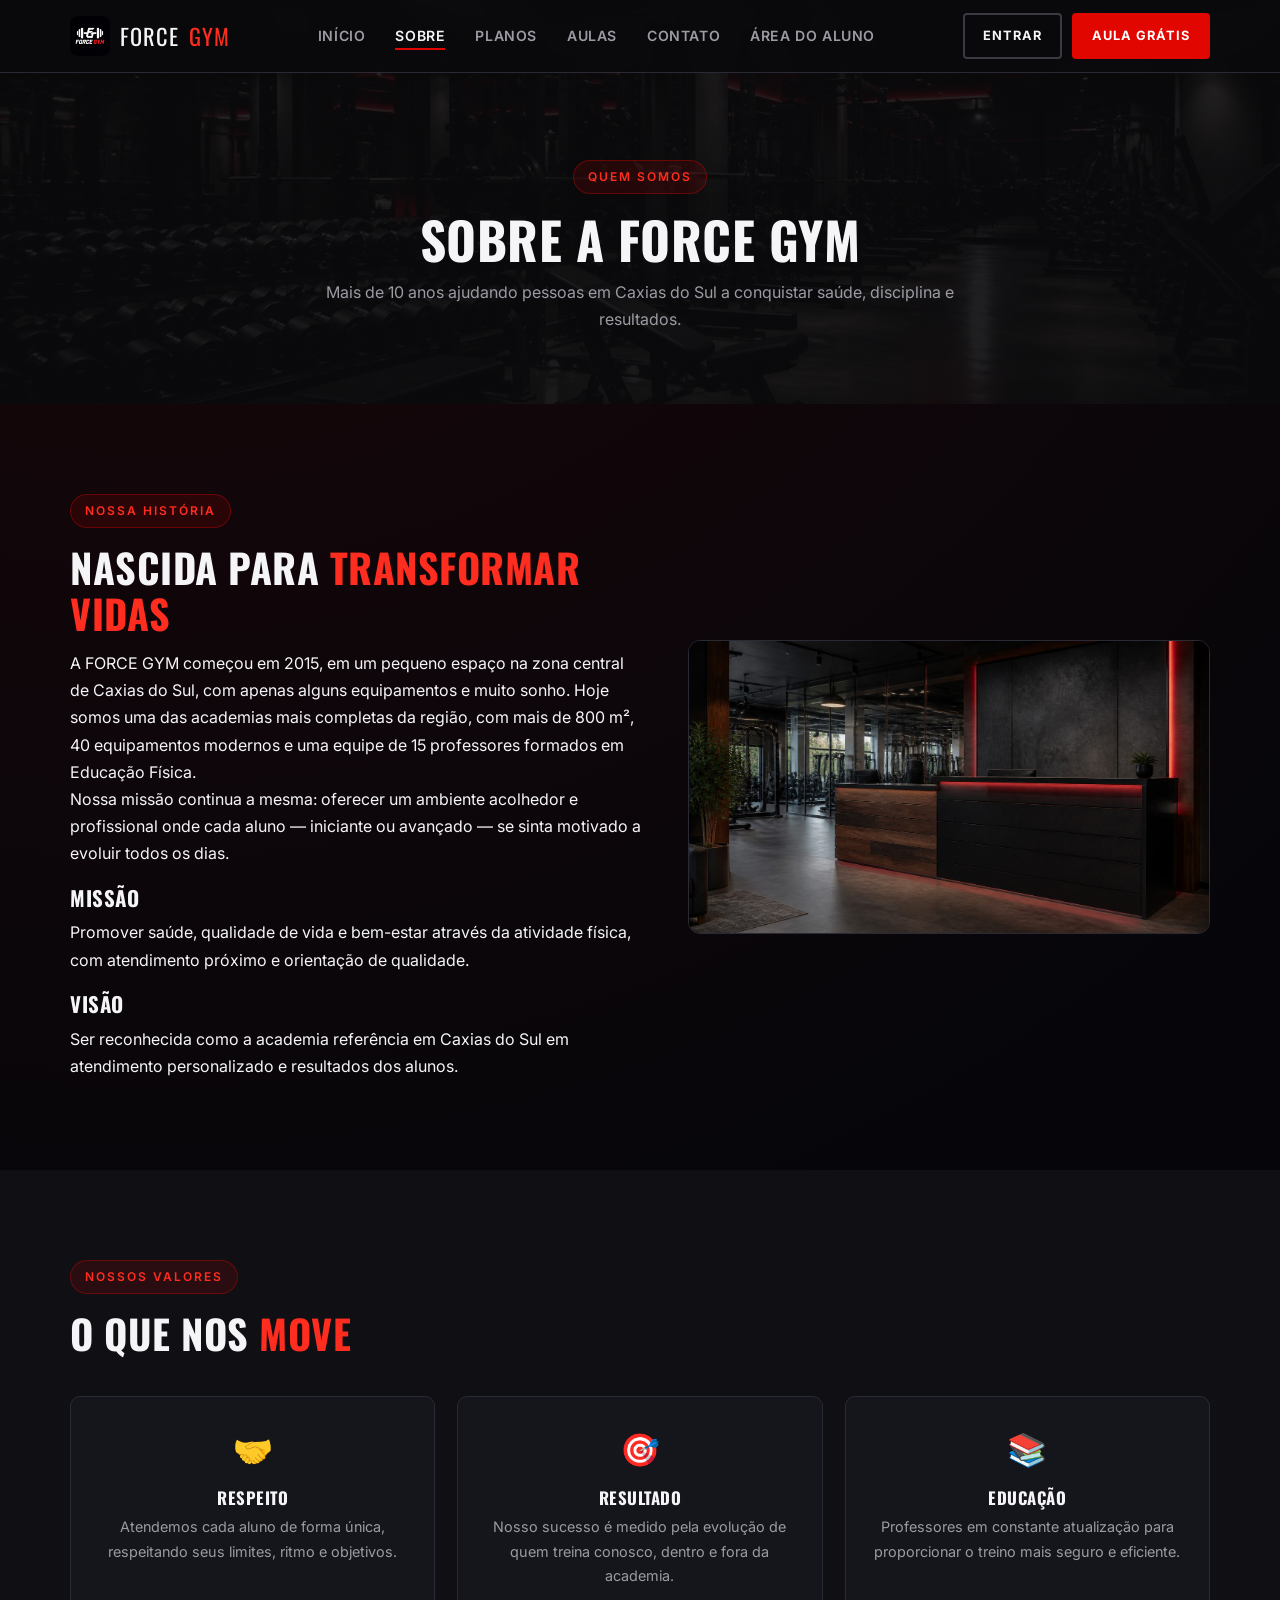
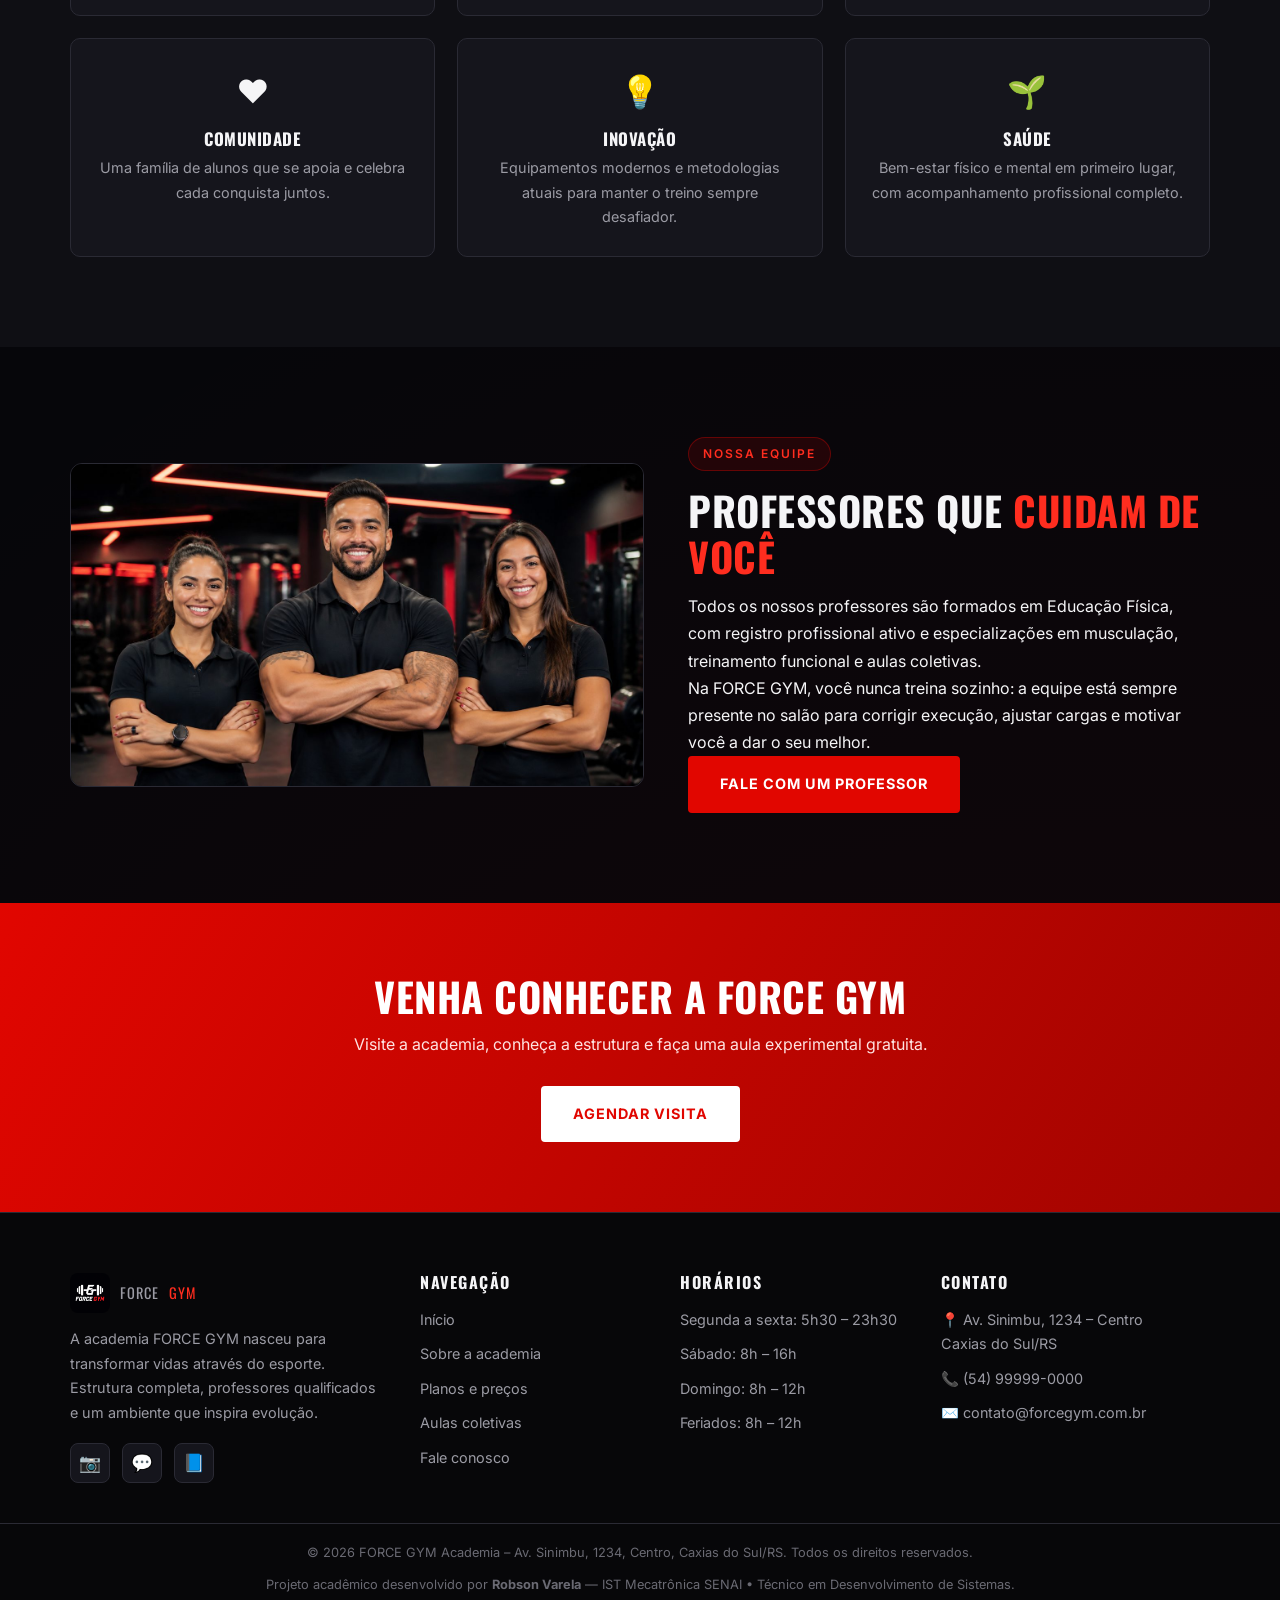
<file: sobre.html>
<!DOCTYPE html>
<html lang="pt-BR">
<head>
  <meta charset="UTF-8">
  <meta name="viewport" content="width=device-width, initial-scale=1.0">

  <title>Sobre a Academia FORCE GYM em Caxias do Sul – História, Missão e Equipe</title>
  <meta name="description" content="Conheça a história da academia FORCE GYM em Caxias do Sul/RS: mais de 10 anos de experiência, equipe qualificada e estrutura completa para a sua evolução.">
  <meta name="keywords" content="academia caxias do sul, história da academia, missão academia, equipe de professores academia, força gym">
  <meta name="robots" content="index, follow">
  <link rel="canonical" href="https://www.forcegym.com.br/sobre">

  <meta property="og:type" content="website">
  <meta property="og:title" content="Sobre a Academia FORCE GYM – Caxias do Sul">
  <meta property="og:description" content="Conheça nossa história, missão e equipe qualificada.">
  <meta property="og:url" content="https://www.forcegym.com.br/sobre">
  <meta property="og:image" content="https://www.forcegym.com.br/assets/img/equipe.jpg">
  <meta property="og:locale" content="pt_BR">

  <link rel="icon" type="image/png" href="assets/img/logo.png">
  <link rel="preconnect" href="https://fonts.googleapis.com">
  <link rel="stylesheet" href="https://fonts.googleapis.com/css2?family=Inter:wght@400;600;700&family=Oswald:wght@500;700&display=swap">
  <link rel="stylesheet" href="assets/css/style.css">
</head>
<body>

  <nav class="nav">
    <div class="container">
      <a href="index.html" class="logo" aria-label="FORCE GYM – Página inicial">
        <img src="assets/img/logo.png" alt="Logotipo da academia FORCE GYM">
        FORCE<span>GYM</span>
      </a>
      <ul class="menu" id="menu">
        <li><a href="index.html">Início</a></li>
        <li><a href="sobre.html" class="active">Sobre</a></li>
        <li><a href="planos.html">Planos</a></li>
        <li><a href="aulas.html">Aulas</a></li>
        <li><a href="contato.html">Contato</a></li>
        <li><a href="login.html">Área do Aluno</a></li>
      </ul>
      <div class="nav-actions">
        <a href="login.html" class="btn btn-outline nav-login">Entrar</a>
        <a href="https://wa.me/5554999990000?text=Ol%C3%A1!%20Quero%20agendar%20minha%20aula%20experimental%20gr%C3%A1tis%20na%20FORCE%20GYM" target="_blank" rel="noopener" class="btn nav-cta">Aula Grátis</a>
      </div>
      <button class="menu-toggle" id="menuToggle" aria-label="Abrir menu">☰</button>
    </div>
  </nav>

  <header class="page-header">
    <div class="container">
      <span class="tag">Quem somos</span>
      <h1>Sobre a FORCE GYM</h1>
      <p>Mais de 10 anos ajudando pessoas em Caxias do Sul a conquistar saúde, disciplina e resultados.</p>
    </div>
  </header>

  <!-- História -->
  <section class="section">
    <div class="container sobre-grid">
      <div>
        <span class="tag reveal">Nossa história</span>
        <h2 class="reveal">Nascida para <span class="destaque">transformar vidas</span></h2>
        <p class="reveal">A FORCE GYM começou em 2015, em um pequeno espaço na zona central de Caxias do Sul, com apenas alguns equipamentos e muito sonho. Hoje somos uma das academias mais completas da região, com mais de 800 m², 40 equipamentos modernos e uma equipe de 15 professores formados em Educação Física.</p>
        <p class="reveal">Nossa missão continua a mesma: oferecer um ambiente acolhedor e profissional onde cada aluno — iniciante ou avançado — se sinta motivado a evoluir todos os dias.</p>
        <h3 class="reveal">Missão</h3>
        <p class="reveal">Promover saúde, qualidade de vida e bem-estar através da atividade física, com atendimento próximo e orientação de qualidade.</p>
        <h3 class="reveal">Visão</h3>
        <p class="reveal">Ser reconhecida como a academia referência em Caxias do Sul em atendimento personalizado e resultados dos alunos.</p>
      </div>
      <img class="reveal" src="assets/img/recepcao.jpg" alt="Recepção da academia FORCE GYM em Caxias do Sul com atendimento ao aluno">
    </div>
  </section>

  <!-- Valores -->
  <section class="section section-alt">
    <div class="container">
      <span class="tag reveal">Nossos valores</span>
      <h2 class="reveal">O que nos <span class="destaque">move</span></h2>
      <div class="valores-grid">
        <div class="card-valor reveal">
          <div class="icone">🤝</div>
          <h3>Respeito</h3>
          <p>Atendemos cada aluno de forma única, respeitando seus limites, ritmo e objetivos.</p>
        </div>
        <div class="card-valor reveal">
          <div class="icone">🎯</div>
          <h3>Resultado</h3>
          <p>Nosso sucesso é medido pela evolução de quem treina conosco, dentro e fora da academia.</p>
        </div>
        <div class="card-valor reveal">
          <div class="icone">📚</div>
          <h3>Educação</h3>
          <p>Professores em constante atualização para proporcionar o treino mais seguro e eficiente.</p>
        </div>
        <div class="card-valor reveal">
          <div class="icone">❤️</div>
          <h3>Comunidade</h3>
          <p>Uma família de alunos que se apoia e celebra cada conquista juntos.</p>
        </div>
        <div class="card-valor reveal">
          <div class="icone">💡</div>
          <h3>Inovação</h3>
          <p>Equipamentos modernos e metodologias atuais para manter o treino sempre desafiador.</p>
        </div>
        <div class="card-valor reveal">
          <div class="icone">🌱</div>
          <h3>Saúde</h3>
          <p>Bem-estar físico e mental em primeiro lugar, com acompanhamento profissional completo.</p>
        </div>
      </div>
    </div>
  </section>

  <!-- Equipe -->
  <section class="section">
    <div class="container sobre-grid">
      <img class="reveal" src="assets/img/equipe.jpg" alt="Equipe de professores de Educação Física da academia FORCE GYM em Caxias do Sul">
      <div>
        <span class="tag reveal">Nossa equipe</span>
        <h2 class="reveal">Professores que <span class="destaque">cuidam de você</span></h2>
        <p class="reveal">Todos os nossos professores são formados em Educação Física, com registro profissional ativo e especializações em musculação, treinamento funcional e aulas coletivas.</p>
        <p class="reveal">Na FORCE GYM, você nunca treina sozinho: a equipe está sempre presente no salão para corrigir execução, ajustar cargas e motivar você a dar o seu melhor.</p>
        <a href="contato.html" class="btn reveal">Fale com um professor</a>
      </div>
    </div>
  </section>

  <!-- CTA -->
  <section class="cta">
    <div class="container">
      <h2>Venha conhecer a FORCE GYM</h2>
      <p>Visite a academia, conheça a estrutura e faça uma aula experimental gratuita.</p>
      <a href="https://wa.me/5554999990000?text=Ol%C3%A1!%20Quero%20visitar%20a%20FORCE%20GYM%20e%20fazer%20uma%20aula%20experimental" target="_blank" rel="noopener" class="btn">Agendar visita</a>
    </div>
  </section>

  <footer class="footer">
    <div class="container">
      <div class="footer-grid">
        <div>
          <a href="index.html" class="logo" style="margin-bottom:14px; display:inline-flex"><img src="assets/img/logo.png" alt="Logotipo da academia FORCE GYM"> FORCE<span>GYM</span></a>
          <p>A academia FORCE GYM nasceu para transformar vidas através do esporte. Estrutura completa, professores qualificados e um ambiente que inspira evolução.</p>
          <div class="social">
            <a href="https://instagram.com/forcegym" target="_blank" rel="noopener" aria-label="Instagram da FORCE GYM">📷</a>
            <a href="https://wa.me/5554999990000" target="_blank" rel="noopener" aria-label="WhatsApp da FORCE GYM">💬</a>
            <a href="https://facebook.com/forcegym" target="_blank" rel="noopener" aria-label="Facebook da FORCE GYM">📘</a>
          </div>
        </div>
        <div>
          <h4>Navegação</h4>
          <ul>
            <li><a href="index.html">Início</a></li>
            <li><a href="sobre.html">Sobre a academia</a></li>
            <li><a href="planos.html">Planos e preços</a></li>
            <li><a href="aulas.html">Aulas coletivas</a></li>
            <li><a href="contato.html">Fale conosco</a></li>
          </ul>
        </div>
        <div>
          <h4>Horários</h4>
          <ul>
            <li>Segunda a sexta: 5h30 – 23h30</li>
            <li>Sábado: 8h – 16h</li>
            <li>Domingo: 8h – 12h</li>
            <li>Feriados: 8h – 12h</li>
          </ul>
        </div>
        <div>
          <h4>Contato</h4>
          <ul>
            <li>📍 Av. Sinimbu, 1234 – Centro<br>Caxias do Sul/RS</li>
            <li>📞 (54) 99999-0000</li>
            <li>✉️ contato@forcegym.com.br</li>
          </ul>
        </div>
      </div>
    </div>
    <div class="footer-bottom">
      <div class="container">
        <p>© <span id="ano"></span> FORCE GYM Academia – Av. Sinimbu, 1234, Centro, Caxias do Sul/RS. Todos os direitos reservados.</p>
        <p class="creditos-academicos">Projeto acadêmico desenvolvido por <strong>Robson Varela</strong> — IST Mecatrônica SENAI • Técnico em Desenvolvimento de Sistemas.</p>
      </div>
    </div>
  </footer>

  <button id="btnTopo" aria-label="Voltar ao topo">↑</button>

  <script src="assets/js/main.js"></script>
</body>
</html>
</file>
<file: assets/css/style.css>
/* ============================================================
   FORCE GYM – Academia em Caxias do Sul/RS
   Folha de estilos principal (site responsivo)
   Paleta: preto carvão + vermelho (estilo moderno de academia)
   ============================================================ */

:root {
  --bg: #06060a;
  --bg-2: #0f0f14;
  --card: #15151c;
  --border: #2a2a34;
  --red: #e10600;
  --red-2: #ff2d1f;
  --red-glow: rgba(225,6,0,0.45);
  --white: #f5f5f7;
  --gray: #9b9ba4;
  --shadow-card: 0 18px 38px rgba(0,0,0,0.42), 0 2px 6px rgba(0,0,0,0.30);
  --shadow-hover: 0 28px 60px rgba(225,6,0,0.22), 0 6px 14px rgba(0,0,0,0.40);
  --font-title: 'Oswald', 'Arial Narrow', Arial, sans-serif;
  --font-body: 'Inter', 'Segoe UI', Arial, sans-serif;
}

* { margin: 0; padding: 0; box-sizing: border-box; }

html { scroll-behavior: smooth; }
::selection { background: var(--red); color: #fff; }

body {
  font-family: var(--font-body);
  background: var(--bg);
  background-image: radial-gradient(circle at 12% -10%, rgba(225,6,0,0.10), transparent 45%),
                    radial-gradient(circle at 88% 110%, rgba(225,6,0,0.08), transparent 50%);
  color: var(--white);
  line-height: 1.7;
  overflow-x: hidden;
}

img { max-width: 100%; display: block; }

a { color: inherit; text-decoration: none; }

ul { list-style: none; }

.container {
  width: min(1140px, 92%);
  margin: 0 auto;
}

/* ---------- Utilitários ---------- */
.section { padding: 90px 0; }
.section-alt { background: var(--bg-2); }

.tag {
  display: inline-block;
  background: rgba(225, 6, 0, 0.12);
  color: var(--red-2);
  border: 1px solid rgba(225, 6, 0, 0.35);
  font-size: 0.75rem;
  letter-spacing: 2px;
  text-transform: uppercase;
  padding: 6px 14px;
  border-radius: 100px;
  margin-bottom: 16px;
  font-weight: 600;
}

h1, h2, h3, h4 { font-family: var(--font-title); line-height: 1.15; text-transform: uppercase; letter-spacing: 0.5px; }

h2 { font-size: clamp(1.7rem, 3.5vw, 2.5rem); margin-bottom: 14px; }
h2 .destaque { color: var(--red-2); }

.subtitle { color: var(--gray); max-width: 640px; margin-bottom: 44px; }

.btn {
  display: inline-block;
  background: var(--red);
  color: #fff;
  padding: 14px 30px;
  font-weight: 700;
  text-transform: uppercase;
  letter-spacing: 1px;
  font-size: 0.9rem;
  border-radius: 4px;
  border: 2px solid var(--red);
  transition: all 0.25s;
  cursor: pointer;
}
.btn:hover { background: var(--red-2); border-color: var(--red-2); transform: translateY(-3px); box-shadow: 0 14px 30px var(--red-glow); }

.btn-outline { background: transparent; color: var(--white); border-color: #3a3a44; }
.btn-outline:hover { background: var(--white); color: var(--bg); border-color: var(--white); }

/* ---------- Barra de navegação ---------- */
.nav {
  position: fixed;
  top: 0; left: 0; right: 0;
  z-index: 1000;
  background: rgba(10, 10, 12, 0.92);
  backdrop-filter: blur(10px);
  border-bottom: 1px solid var(--border);
  transition: background 0.3s;
}
.nav .container { display: flex; align-items: center; justify-content: space-between; height: 72px; }

.nav-actions { display: flex; align-items: center; gap: 10px; }
.nav-login { font-size: 0.8rem; padding: 10px 18px; }

.login-wrap { min-height: 100vh; display: grid; place-items: center; padding: 120px 0 60px; background: radial-gradient(circle at top, rgba(225,6,0,0.16), transparent 35%), var(--bg); }
.login-grid { display: grid; grid-template-columns: 1.1fr 0.9fr; gap: 30px; align-items: stretch; }
.login-card, .portal-card { background: var(--card); border: 1px solid var(--border); border-radius: 16px; padding: 34px; box-shadow: 0 18px 40px rgba(0,0,0,0.22); }
.login-card h1, .portal-card h1 { font-size: clamp(1.8rem, 4vw, 3rem); margin-bottom: 10px; }
.login-card p, .portal-card p { color: var(--gray); }
.login-list { margin-top: 22px; display: grid; gap: 14px; }
.login-list li { background: rgba(255,255,255,0.03); border: 1px solid var(--border); border-radius: 12px; padding: 14px 16px; color: #d8d8df; }
.login-form .help { color: var(--gray); font-size: 0.82rem; margin-top: 10px; }
.form select { width: 100%; background: var(--bg); border: 1px solid var(--border); border-radius: 6px; color: var(--white); padding: 13px 14px; font-size: 0.95rem; }
.portal-top { display: flex; justify-content: space-between; align-items: center; gap: 16px; margin-bottom: 24px; }
.portal-user { display: flex; align-items: center; gap: 14px; }
.portal-avatar { width: 58px; height: 58px; border-radius: 50%; background: linear-gradient(135deg, var(--red), var(--red-2)); display: grid; place-items: center; font-family: var(--font-title); font-size: 1.4rem; }
.portal-kpis { display: grid; grid-template-columns: repeat(4,1fr); gap: 18px; margin-top: 28px; }
.portal-kpis .kpi, .portal-section { background: var(--card); border: 1px solid var(--border); border-radius: 14px; padding: 22px; }
.portal-kpis .kpi strong { display: block; font-family: var(--font-title); color: var(--red-2); font-size: 2rem; }
.portal-layout { display: grid; grid-template-columns: 1.2fr 0.8fr; gap: 22px; margin-top: 22px; }
.portal-list { display: grid; gap: 12px; }
.portal-list li { padding: 14px 16px; border-radius: 10px; background: rgba(255,255,255,0.03); border: 1px solid var(--border); color: #d7d7de; }
.status-ok { color: #6ef08f; font-weight: 700; }
.status-warn { color: #ffcc66; font-weight: 700; }
.demo-badge { display: inline-flex; padding: 6px 12px; border-radius: 999px; background: rgba(225,6,0,0.12); border: 1px solid rgba(225,6,0,0.35); color: var(--red-2); font-size: 0.78rem; text-transform: uppercase; letter-spacing: 1px; font-weight: 700; }

@media (max-width: 992px) {
  .nav-actions { display: none; }
  .login-grid, .portal-layout { grid-template-columns: 1fr; }
  .portal-kpis { grid-template-columns: repeat(2,1fr); }
}
@media (max-width: 640px) {
  .portal-kpis { grid-template-columns: 1fr; }
}

.logo { display: flex; align-items: center; gap: 10px; font-family: var(--font-title); font-size: 1.4rem; letter-spacing: 1px; }
.logo img { height: 40px; width: 40px; object-fit: contain; border-radius: 8px; }
.logo span { color: var(--red-2); }

.menu { display: flex; gap: 30px; }
.menu a { font-size: 0.88rem; font-weight: 600; letter-spacing: 0.6px; text-transform: uppercase; color: var(--gray); transition: color 0.2s; position: relative; }
.menu a:hover, .menu a.active { color: var(--white); }
.menu a.active::after {
  content: ''; position: absolute; bottom: -6px; left: 0; right: 0; height: 2px; background: var(--red);
}

.nav-cta { font-size: 0.8rem; padding: 10px 18px; }

.menu-toggle { display: none; background: none; border: 0; color: var(--white); font-size: 1.8rem; cursor: pointer; line-height: 1; }

/* ---------- Hero ---------- */
.hero {
  position: relative;
  min-height: 92vh;
  display: flex;
  align-items: center;
  background: linear-gradient(90deg, rgba(10,10,12,0.96) 0%, rgba(10,10,12,0.72) 45%, rgba(10,10,12,0.25) 100%), url('../img/hero.jpg') center/cover no-repeat;
  padding: 120px 0 80px;
}
.hero h1 { font-size: clamp(2.4rem, 6vw, 4.6rem); margin-bottom: 18px; }
.hero h1 .destaque { color: var(--red-2); }
.hero p { color: #d5d5da; max-width: 560px; font-size: 1.08rem; margin-bottom: 32px; }
.hero-actions { display: flex; gap: 14px; flex-wrap: wrap; }

.stats-bar { background: var(--bg-2); border-bottom: 1px solid var(--border); }
.stats { display: grid; grid-template-columns: repeat(4, 1fr); gap: 20px; padding: 34px 0; text-align: center; }
.stat .num { font-family: var(--font-title); font-size: 2.3rem; color: var(--red-2); font-weight: 700; }
.stat .label { color: var(--gray); font-size: 0.82rem; text-transform: uppercase; letter-spacing: 1.5px; }

/* ---------- Serviços ---------- */
.grid-servicos { display: grid; grid-template-columns: repeat(3, 1fr); gap: 26px; }
.card-servico {
  background: var(--card);
  border: 1px solid var(--border);
  border-radius: 12px;
  padding: 30px 26px;
  transition: transform 0.35s ease, border-color 0.25s, box-shadow 0.35s ease;
  position: relative;
  overflow: hidden;
  box-shadow: var(--shadow-card);
}
.card-servico::before {
  content: ''; position: absolute; top: 0; left: 0; width: 100%; height: 3px; background: var(--red); transform: scaleX(0); transform-origin: left; transition: transform 0.3s;
}
.card-servico:hover { transform: translateY(-8px); border-color: rgba(225,6,0,0.60); box-shadow: var(--shadow-hover); }
.card-servico:hover::before { transform: scaleX(1); }
.card-servico .icone { font-size: 2rem; margin-bottom: 14px; display: inline-block; }
.card-servico h3 { font-size: 1.15rem; margin-bottom: 10px; }
.card-servico p { color: var(--gray); font-size: 0.92rem; }
.card-servico .link { display: inline-block; margin-top: 16px; color: var(--red-2); font-weight: 700; font-size: 0.85rem; text-transform: uppercase; letter-spacing: 1px; }

/* ---------- Estrutura (galeria) ---------- */
.grid-estrutura { display: grid; grid-template-columns: repeat(3, 1fr); gap: 16px; }
.item-estrutura { position: relative; border-radius: 10px; overflow: hidden; border: 1px solid var(--border); min-height: 240px; }
.item-estrutura img { width: 100%; height: 100%; object-fit: cover; transition: transform 0.5s, filter 0.4s; filter: contrast(1.06) saturate(1.10); }
.item-estrutura:hover img { transform: scale(1.06); }
.item-estrutura .legenda {
  position: absolute; left: 0; right: 0; bottom: 0; padding: 40px 18px 14px;
  background: linear-gradient(transparent, rgba(0,0,0,0.92));
  font-family: var(--font-title); letter-spacing: 1px; font-size: 1rem; text-transform: uppercase;
}
.item-estrutura.tall { grid-row: span 2; }

/* ---------- Planos (destaque) ---------- */
.grid-planos { display: grid; grid-template-columns: repeat(3, 1fr); gap: 24px; align-items: stretch; }
.card-plano {
  background: var(--card); border: 1px solid var(--border); border-radius: 14px;
  padding: 34px 28px; display: flex; flex-direction: column; position: relative;
  box-shadow: var(--shadow-card); transition: transform 0.35s ease, box-shadow 0.35s ease, border-color 0.25s;
}
.card-plano.destaque-plano { border-color: var(--red); background: linear-gradient(180deg, rgba(225,6,0,0.14), var(--card) 45%); transform: scale(1.03); box-shadow: var(--shadow-hover); }
.card-plano .selo {
  position: absolute; top: -14px; left: 50%; transform: translateX(-50%);
  background: var(--red); color: #fff; font-size: 0.7rem; font-weight: 700; letter-spacing: 1.5px;
  padding: 6px 16px; border-radius: 100px; text-transform: uppercase;
}
.card-plano h3 { font-size: 1.2rem; margin-bottom: 6px; }
.card-plano .preco { font-family: var(--font-title); font-size: 2.6rem; color: var(--red-2); margin: 10px 0 4px; }
.card-plano .preco small { font-size: 1rem; color: var(--gray); font-family: var(--font-body); }
.card-plano ul { margin: 20px 0 26px; flex: 1; }
.card-plano li { color: var(--gray); font-size: 0.92rem; padding: 7px 0; border-bottom: 1px dashed #22222a; display: flex; gap: 10px; align-items: center; }
.card-plano li::before { content: '✓'; color: var(--red-2); font-weight: 700; }

/* ---------- Comparativo ---------- */
.tabela-plano { width: 100%; border-collapse: collapse; background: var(--card); border-radius: 10px; overflow: hidden; border: 1px solid var(--border); }
.tabela-plano th, .tabela-plano td { padding: 14px 16px; text-align: center; font-size: 0.9rem; border-bottom: 1px solid #22222a; }
.tabela-plano th { background: #1c1c22; font-family: var(--font-title); letter-spacing: 1px; text-transform: uppercase; font-size: 0.85rem; }
.tabela-plano td:first-child { text-align: left; color: var(--gray); }
.tabela-plano .ok { color: var(--red-2); font-weight: 700; }
.tabela-plano tr:hover td { background: #1a1a20; }

/* ---------- Depoimentos ---------- */
.grid-depoimentos { display: grid; grid-template-columns: repeat(3, 1fr); gap: 24px; }
.card-depoimento { background: var(--card); border: 1px solid var(--border); border-radius: 12px; padding: 30px; box-shadow: var(--shadow-card); border-top: 3px solid var(--red); }
.card-depoimento .estrelas { color: #ffc107; margin-bottom: 12px; letter-spacing: 2px; }
.card-depoimento p { color: #c9c9d0; font-size: 0.95rem; margin-bottom: 16px; }
.card-depoimento .autor { display: flex; align-items: center; gap: 12px; }
.card-depoimento .avatar { width: 42px; height: 42px; border-radius: 50%; background: var(--red); color: #fff; display: flex; align-items: center; justify-content: center; font-weight: 700; font-family: var(--font-title); }
.card-depoimento .autor strong { display: block; font-size: 0.92rem; }
.card-depoimento .autor span { color: var(--gray); font-size: 0.8rem; }

/* ---------- CTA ---------- */
.cta {
  background: linear-gradient(120deg, var(--red) 0%, #a00400 100%);
  padding: 70px 0; text-align: center; position: relative; overflow: hidden;
}
.cta h2 { color: #fff; margin-bottom: 12px; }
.cta p { color: #ffe3e1; margin-bottom: 28px; max-width: 600px; margin-left: auto; margin-right: auto; }
.cta .btn { background: #fff; color: var(--red); border-color: #fff; }
.cta .btn:hover { background: #111; color: #fff; border-color: #111; box-shadow: none; }

/* ---------- Contato / rodapé ---------- */
.contato-grid { display: grid; grid-template-columns: 1.2fr 1fr; gap: 40px; }
.form { background: var(--card); border: 1px solid var(--border); border-radius: 12px; padding: 32px; }
.form label { display: block; font-size: 0.82rem; text-transform: uppercase; letter-spacing: 1px; color: var(--gray); margin: 16px 0 6px; font-weight: 600; }
.form input, .form textarea {
  width: 100%; background: var(--bg); border: 1px solid var(--border); border-radius: 6px;
  color: var(--white); padding: 13px 14px; font-family: var(--font-body); font-size: 0.95rem; outline: none; transition: border 0.2s;
}
.form input:focus, .form textarea:focus { border-color: var(--red); }
.form textarea { min-height: 130px; resize: vertical; }
.form .btn { margin-top: 22px; width: 100%; }

.info-contato { display: flex; flex-direction: column; gap: 16px; }
.card-info { background: var(--card); border: 1px solid var(--border); border-radius: 10px; padding: 20px 22px; display: flex; gap: 16px; align-items: flex-start; }
.card-info .icone { font-size: 1.5rem; line-height: 1.3; }
.card-info strong { display: block; font-family: var(--font-title); letter-spacing: 1px; text-transform: uppercase; font-size: 0.95rem; margin-bottom: 4px; }
.card-info p, .card-info a { color: var(--gray); font-size: 0.92rem; }
.card-info a:hover { color: var(--red-2); }

.mapa { margin-top: 28px; }
.mapa iframe { width: 100%; height: 260px; border: 0; border-radius: 12px; border: 1px solid var(--border); }

/* ---------- Rodapé ---------- */
.footer { background: #070709; border-top: 1px solid var(--border); padding: 60px 0 0; }
.footer-grid { display: grid; grid-template-columns: 1.4fr 1fr 1fr 1.2fr; gap: 36px; padding-bottom: 40px; }
.footer h4 { font-size: 1rem; margin-bottom: 16px; letter-spacing: 1.5px; }
.footer p, .footer a, .footer li { color: var(--gray); font-size: 0.9rem; }
.footer ul li { margin-bottom: 10px; }
.footer a:hover { color: var(--red-2); }
.footer .social { display: flex; gap: 12px; margin-top: 18px; }
.footer .social a {
  width: 40px; height: 40px; border-radius: 8px; background: var(--card); border: 1px solid var(--border);
  display: flex; align-items: center; justify-content: center; font-size: 1.1rem; transition: all 0.2s;
}
.footer .social a:hover { background: var(--red); border-color: var(--red); color: #fff; }
.footer-bottom { border-top: 1px solid var(--border); padding: 18px 0; text-align: center; }
.footer-bottom p { font-size: 0.8rem; color: #6a6a73; }

/* ---------- Página Sobre ---------- */
.page-header {
  padding: 160px 0 70px; text-align: center;
  background: linear-gradient(rgba(10,10,12,0.88), rgba(10,10,12,0.92)), url('../img/musculacao.jpg') center/cover no-repeat;
}
.page-header h1 { font-size: clamp(2rem, 4.5vw, 3.2rem); margin-bottom: 10px; }
.page-header p { color: var(--gray); max-width: 640px; margin: 0 auto; }

.sobre-grid { display: grid; grid-template-columns: 1.1fr 1fr; gap: 44px; align-items: center; }
.sobre-grid img { border-radius: 12px; border: 1px solid var(--border); }
.sobre-grid h3 { font-size: 1.3rem; margin: 18px 0 10px; }

.valores-grid { display: grid; grid-template-columns: repeat(3, 1fr); gap: 22px; margin-top: 40px; }
.card-valor { background: var(--card); border: 1px solid var(--border); border-radius: 10px; padding: 26px; text-align: center; }
.card-valor .icone { font-size: 2rem; }
.card-valor h3 { margin: 10px 0 8px; font-size: 1.05rem; }
.card-valor p { color: var(--gray); font-size: 0.9rem; }

/* ---------- Tabela de aulas ---------- */
.tabela-aulas { width: 100%; border-collapse: collapse; background: var(--card); border-radius: 10px; overflow: hidden; border: 1px solid var(--border); margin-top: 30px; }
.tabela-aulas th, .tabela-aulas td { padding: 13px 15px; text-align: left; font-size: 0.9rem; border-bottom: 1px solid #22222a; }
.tabela-aulas th { background: #1c1c22; font-family: var(--font-title); letter-spacing: 1px; text-transform: uppercase; font-size: 0.82rem; }
.tabela-aulas td:first-child { color: var(--red-2); font-weight: 600; }
.tabela-aulas tr:hover td { background: #1a1a20; }

/* ---------- Aula cards ---------- */
.grid-aulas { display: grid; grid-template-columns: repeat(3, 1fr); gap: 24px; }
.card-aula { background: var(--card); border: 1px solid var(--border); border-radius: 12px; overflow: hidden; box-shadow: var(--shadow-card); transition: transform 0.3s ease, box-shadow 0.3s ease; }
.card-aula:hover { transform: translateY(-6px); box-shadow: var(--shadow-hover); }
.card-aula img { height: 180px; width: 100%; object-fit: cover; filter: contrast(1.05) saturate(1.10); transition: transform 0.5s; }
.card-aula:hover img { transform: scale(1.05); }
.card-aula .body { padding: 22px; }
.card-aula h3 { margin-bottom: 8px; font-size: 1.1rem; }
.card-aula p { color: var(--gray); font-size: 0.9rem; }

/* ---------- Responsividade ---------- */
@media (max-width: 992px) {
  .grid-servicos, .grid-planos, .grid-depoimentos, .grid-aulas, .valores-grid { grid-template-columns: repeat(2, 1fr); }
  .grid-estrutura { grid-template-columns: repeat(2, 1fr); }
  .sobre-grid, .contato-grid { grid-template-columns: 1fr; }
  .footer-grid { grid-template-columns: 1fr 1fr; }
  .menu {
    position: fixed; top: 72px; right: 0; width: 280px; height: calc(100vh - 72px);
    background: var(--bg-2); flex-direction: column; gap: 0; padding: 24px;
    border-left: 1px solid var(--border); transform: translateX(100%); transition: transform 0.3s;
  }
  .menu.aberto { transform: translateX(0); }
  .menu a { padding: 14px 0; border-bottom: 1px solid var(--border); }
  .menu-toggle { display: block; }
}

@media (max-width: 640px) {
  .stats { grid-template-columns: repeat(2, 1fr); row-gap: 26px; }
  .grid-servicos, .grid-planos, .grid-depoimentos, .grid-aulas, .valores-grid,
  .grid-estrutura, .footer-grid { grid-template-columns: 1fr; }
  .hero-actions .btn { width: 100%; text-align: center; }
  .card-plano.destaque-plano { transform: none; }
  .tabela-plano, .tabela-aulas { font-size: 0.8rem; }
}

/* ---------- Animações de scroll ---------- */
.reveal { opacity: 0; transform: translateY(26px); transition: opacity 0.7s ease, transform 0.7s ease; }
.reveal.visivel { opacity: 1; transform: none; }

/* ---------- Botão voltar ao topo ---------- */
#btnTopo {
  position: fixed; bottom: 24px; right: 24px; z-index: 900;
  width: 48px; height: 48px; border-radius: 50%; border: 1px solid rgba(255,255,255,0.10);
  background: var(--red); color: #fff; font-size: 1.25rem; cursor: pointer;
  display: none; align-items: center; justify-content: center;
  box-shadow: 0 12px 28px rgba(225,6,0,0.45); transition: transform 0.2s ease, box-shadow 0.2s ease;
}
#btnTopo:hover { transform: translateY(-3px); box-shadow: 0 18px 40px rgba(225,6,0,0.55); }
#btnTopo.visivel { display: flex; }

.creditos-academicos { color: var(--gray); font-size: 0.95rem; margin-top: 10px; }
</file>
